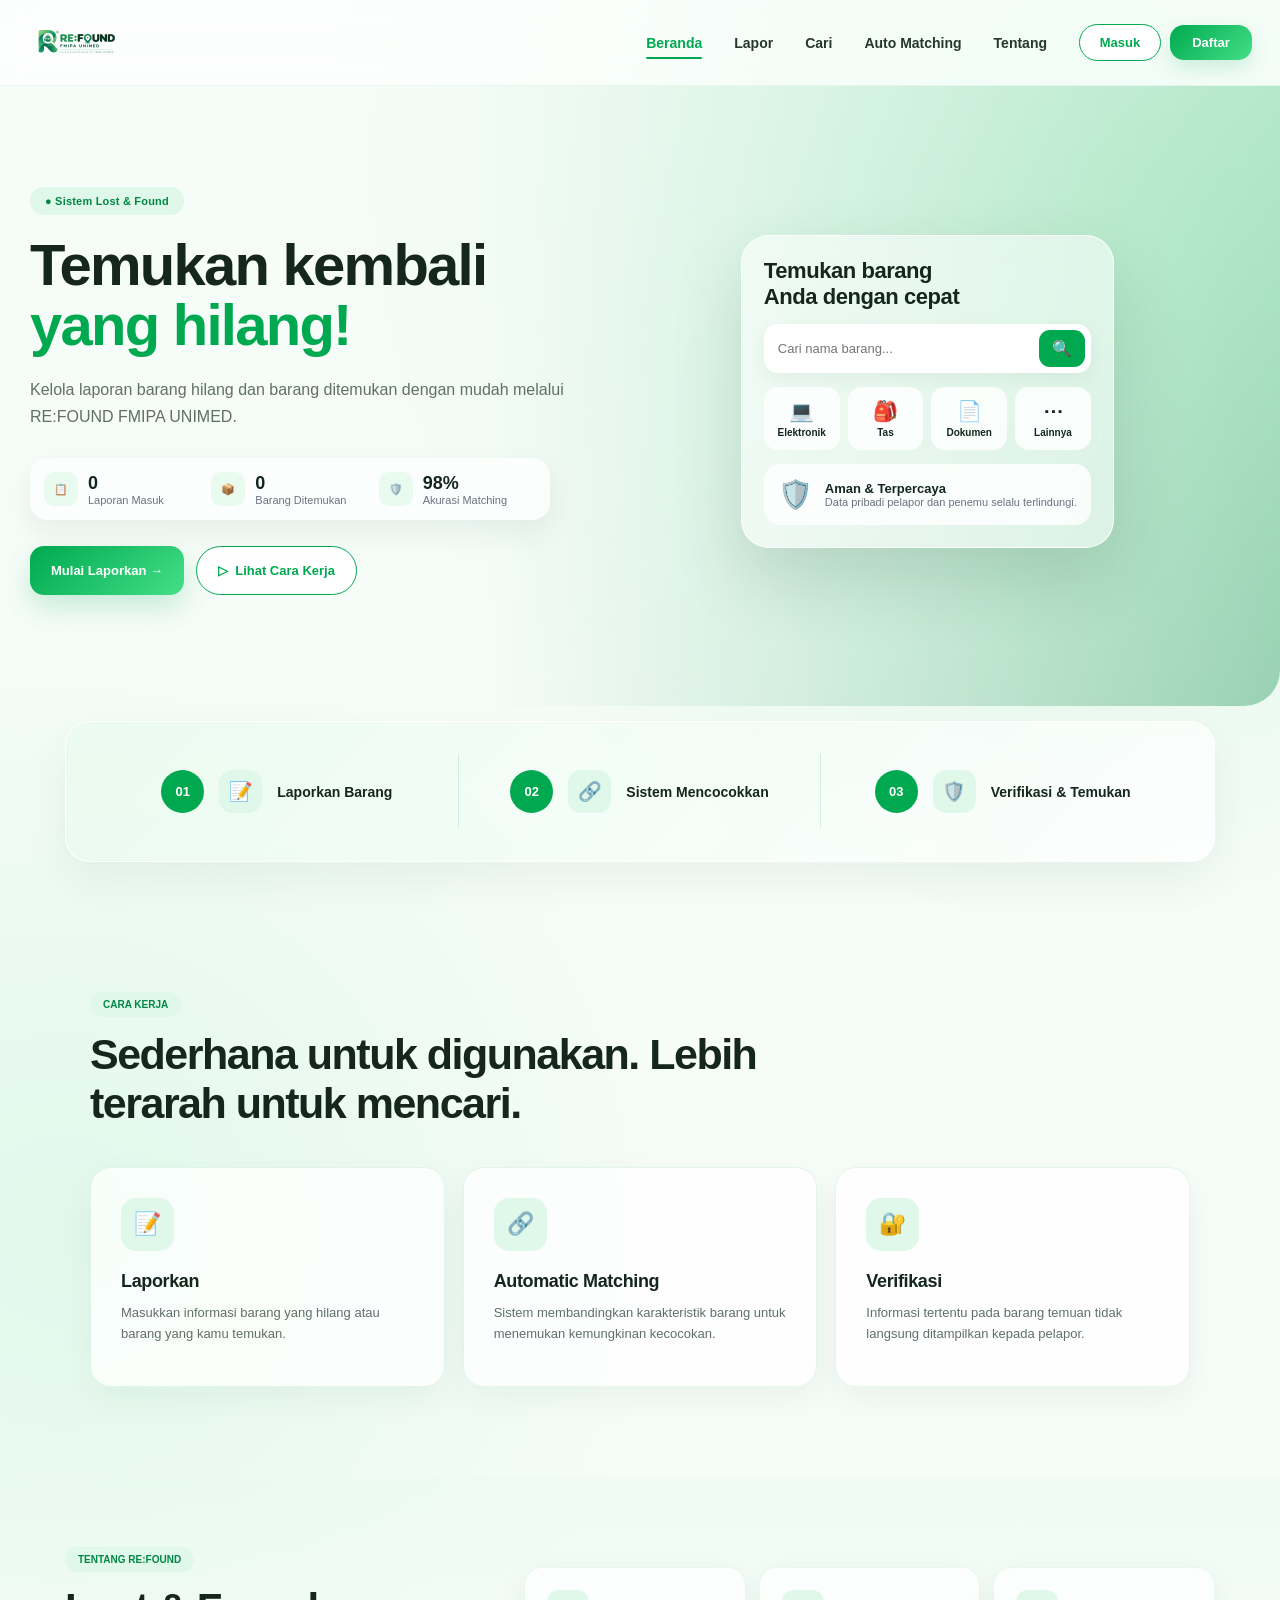
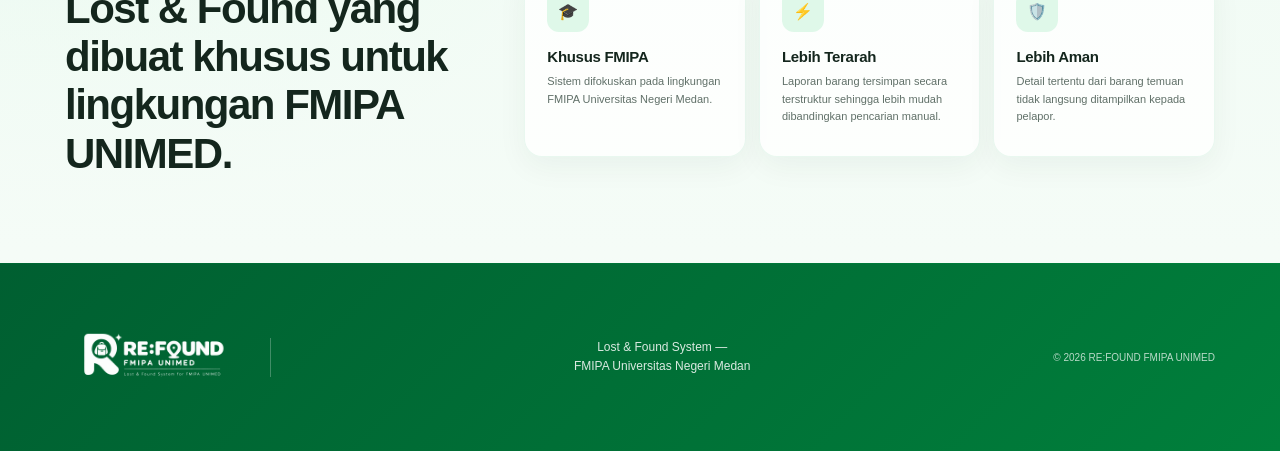
<file: index.html>
<!DOCTYPE html>
<html lang="id">

<head>

    <meta charset="UTF-8">

    <meta
        name="viewport"
        content="width=device-width, initial-scale=1.0, viewport-fit=cover"
    >

    <meta
        name="description"
        content="RE:FOUND FMIPA UNIMED - Sistem Lost & Found untuk lingkungan FMIPA Universitas Negeri Medan."
    >

    <title>RE:FOUND — FMIPA UNIMED</title>

    <link rel="stylesheet" href="css/style.css">

    <style>

        /* =========================================================
           RE:FOUND — HOME PAGE
        ========================================================= */

        :root {
            --rf-green: #00a94f;
            --rf-green-dark: #007f3b;
            --rf-green-light: #43df87;
            --rf-mint: #e9faef;
            --rf-mint-soft: #f4fbf7;
            --rf-text: #14261d;
            --rf-text-soft: #607068;
            --rf-border: rgba(0, 169, 79, 0.10);
        }


        * {
            box-sizing: border-box;
        }


        html {
            scroll-behavior: smooth;
        }


        body {
            margin: 0;

            font-family:
                Inter,
                "Segoe UI",
                Roboto,
                Arial,
                sans-serif;

            color: var(--rf-text);

            background:
                radial-gradient(
                    circle at 78% 18%,
                    rgba(67, 223, 135, 0.11),
                    transparent 30%
                ),
                linear-gradient(
                    180deg,
                    #ffffff 0%,
                    #f7fcf9 100%
                );
        }


        a {
            text-decoration: none;
        }


        /* =========================================================
           NAVBAR
        ========================================================= */

        .rf-navbar {
            position: sticky;
            top: 0;
            z-index: 100;

            width: 100%;
            min-height: 86px;

            display: flex;
            align-items: center;

            padding: 8px 28px;

            background: rgba(255, 255, 255, 0.95);

            border-bottom:
                1px solid
                rgba(0, 169, 79, 0.07);

            backdrop-filter: blur(18px);
            -webkit-backdrop-filter: blur(18px);
        }


        /* =========================================================
           LOGO
        ========================================================= */

        .rf-logo {
            display: flex;
            align-items: center;

            flex-shrink: 0;

            width: 235px;
            height: 68px;

            overflow: hidden;
        }


        .rf-logo img {
            display: block;

            width: 220px;
            height: 64px;

            object-fit: contain;
            object-position: left center;

            transform: none;
        }


        /* =========================================================
           NAVIGATION
        ========================================================= */

        .rf-nav {
            display: flex;
            align-items: center;

            gap: 32px;

            margin-left: auto;
            margin-right: 32px;
        }


        .rf-nav a {
            position: relative;

            padding: 8px 0;

            color: #26372d;

            font-size: 14px;
            font-weight: 600;

            transition:
                color 0.25s ease;
        }


        .rf-nav a::after {
            content: "";

            position: absolute;

            left: 0;
            bottom: 0;

            width: 100%;
            height: 2px;

            border-radius: 10px;

            background: var(--rf-green);

            transform: scaleX(0);

            transform-origin: center;

            transition:
                transform 0.25s ease;
        }


        .rf-nav a:hover,
        .rf-nav a.active {
            color: var(--rf-green);
        }


        .rf-nav a:hover::after,
        .rf-nav a.active::after {
            transform: scaleX(1);
        }


        /* =========================================================
           NAV BUTTONS
        ========================================================= */

        .rf-nav-actions {
            display: flex;
            align-items: center;

            gap: 9px;
        }


        .rf-login,
        .rf-register {
            min-width: 82px;

            padding: 10px 17px;

            border-radius: 999px;

            text-align: center;

            font-size: 13px;
            font-weight: 750;

            transition:
                transform 0.25s ease,
                box-shadow 0.25s ease;
        }


        .rf-login {
            color: var(--rf-green);

            background: #ffffff;

            border:
                1.5px solid
                var(--rf-green);
        }


        .rf-register {
            color: #ffffff;

            background:
                linear-gradient(
                    135deg,
                    var(--rf-green),
                    var(--rf-green-light)
                );

            box-shadow:
                0 8px 20px
                rgba(0, 169, 79, 0.17);
        }


        .rf-login:hover,
        .rf-register:hover {
            transform: translateY(-2px);
        }


        /* =========================================================
           HERO
        ========================================================= */

        .rf-hero {
            position: relative;

            max-width: 1280px;

            min-height: 620px;

            margin: 0 auto;

            padding:
                55px 30px
                65px;

            display: grid;

            grid-template-columns:
                0.92fr 1.08fr;

            align-items: center;

            gap: 25px;

            overflow: hidden;
        }


        /* =========================================================
           HERO LEFT
        ========================================================= */

        .rf-hero-content {
            position: relative;
            z-index: 10;

            animation:
                rfFadeUp 0.65s ease both;
        }


        .rf-label {
            display: inline-flex;
            align-items: center;

            padding: 8px 15px;

            margin-bottom: 20px;

            border-radius: 999px;

            color: #008844;

            background: #dff8e9;

            font-size: 11px;
            font-weight: 800;

            letter-spacing: 0.2px;
        }


        .rf-hero h1 {
            max-width: 620px;

            margin:
                0 0 20px;

            color: var(--rf-text);

            font-size:
                clamp(44px, 5vw, 68px);

            line-height: 1.04;

            letter-spacing: -2.8px;

            font-weight: 850;

            text-shadow: none;
        }


        .rf-hero h1 span {
            color: var(--rf-green);
        }


        .rf-description {
            max-width: 565px;

            margin:
                0 0 28px;

            color: var(--rf-text-soft);

            font-size: 16px;

            line-height: 1.7;

            text-shadow: none;
        }


        /* =========================================================
           HERO BUTTONS
        ========================================================= */

        .rf-hero-buttons {
            display: flex;

            flex-wrap: wrap;

            gap: 12px;
        }


        .rf-primary,
        .rf-secondary {
            display: inline-flex;

            align-items: center;
            justify-content: center;

            min-height: 49px;

            padding: 0 21px;

            border-radius: 999px;

            font-size: 13px;
            font-weight: 800;

            transition:
                transform 0.25s ease,
                box-shadow 0.25s ease;
        }


        .rf-primary {
            color: #ffffff;

            background:
                linear-gradient(
                    135deg,
                    var(--rf-green),
                    var(--rf-green-light)
                );

            box-shadow:
                0 12px 28px
                rgba(0, 169, 79, 0.20);
        }


        .rf-secondary {
            color: var(--rf-green);

            background: #ffffff;

            border:
                1.5px solid
                var(--rf-green);
        }


        .rf-primary:hover,
        .rf-secondary:hover {
            transform: translateY(-3px);
        }


        /* =========================================================
           RIGHT VISUAL
           HP + TAS + KACA PEMBESAR
        ========================================================= */

        .rf-visual {
            position: relative;

            width: 100%;
            height: 520px;

            animation:
                rfFadeUp 0.8s 0.08s ease both;
        }


        /* =========================================================
           BACKGROUND GLOW
        ========================================================= */

        .rf-glow {
            position: absolute;

            width: 430px;
            height: 430px;

            left: 55%;
            top: 52%;

            transform:
                translate(-50%, -50%);

            border-radius: 50%;

            background:
                radial-gradient(
                    circle,
                    rgba(67, 223, 135, 0.30) 0%,
                    rgba(67, 223, 135, 0.12) 45%,
                    transparent 72%
                );
        }


        /* =========================================================
           SOFT PLATFORM
        ========================================================= */

        .rf-visual-platform {
            position: absolute;

            width: 430px;
            height: 135px;

            left: 56%;
            bottom: 42px;

            transform:
                translateX(-50%)
                rotate(-4deg);

            border-radius: 40px;

            background:
                linear-gradient(
                    145deg,
                    rgba(255,255,255,0.92),
                    rgba(225,249,236,0.76)
                );

            border:
                1px solid
                rgba(255,255,255,0.95);

            box-shadow:
                0 25px 55px
                rgba(20,60,38,0.09);
        }


        /* =========================================================
           PHONE
        ========================================================= */

        .rf-phone {
            position: absolute;

            z-index: 7;

            left: 48%;
            top: 165px;

            width: 128px;
            height: 220px;

            transform:
                translateX(-50%)
                rotate(-8deg);

            padding: 9px;

            border-radius: 21px;

            background:
                linear-gradient(
                    145deg,
                    #1d3428,
                    #294d3a
                );

            box-shadow:
                0 25px 45px
                rgba(20,60,38,0.22);
        }


        .rf-phone::before {
            content: "";

            position: absolute;

            top: 9px;
            left: 50%;

            width: 35px;
            height: 6px;

            transform:
                translateX(-50%);

            border-radius: 10px;

            background:
                #0f2118;
        }


        .rf-phone-screen {
            position: relative;

            width: 100%;
            height: 100%;

            padding:
                28px 12px 12px;

            border-radius: 14px;

            background:
                linear-gradient(
                    180deg,
                    #f8fffb,
                    #eaf8ef
                );

            overflow: hidden;
        }


        .rf-phone-logo {
            width: 44px;
            height: 9px;

            margin-bottom: 17px;

            border-radius: 4px;

            background:
                var(--rf-green);
        }


        .rf-phone-line {
            width: 78%;
            height: 7px;

            margin-bottom: 8px;

            border-radius: 6px;

            background:
                #cdebd8;
        }


        .rf-phone-line.short {
            width: 55%;
        }


        .rf-phone-item {
            width: 100%;
            height: 52px;

            margin-top: 13px;

            border-radius: 10px;

            background:
                #d9f1e2;

            position: relative;
        }


        .rf-phone-item::before {
            content: "";

            position: absolute;

            left: 10px;
            top: 10px;

            width: 29px;
            height: 29px;

            border-radius: 8px;

            background:
                #b5dfc5;
        }


        .rf-phone-item::after {
            content: "";

            position: absolute;

            right: 10px;
            top: 13px;

            width: 38px;
            height: 6px;

            border-radius: 5px;

            background:
                #8ccaa2;

            box-shadow:
                0 11px 0
                #a9d9b9;
        }


        .rf-phone-button {
            position: absolute;

            left: 12px;
            right: 12px;
            bottom: 12px;

            height: 22px;

            border-radius: 8px;

            background:
                var(--rf-green);
        }


        /* =========================================================
           BACKPACK
        ========================================================= */

        .rf-bag {
            position: absolute;

            z-index: 8;

            right: 7%;
            bottom: 105px;

            width: 132px;
            height: 148px;

            border-radius:
                29px 29px 24px 24px;

            background:
                linear-gradient(
                    145deg,
                    #173327,
                    #315847
                );

            box-shadow:
                0 24px 38px
                rgba(20,60,38,0.22);

            transform:
                rotate(6deg);

            animation:
                rfBagFloat 4.5s ease-in-out infinite;
        }


        /* BAG HANDLE */

        .rf-bag::before {
            content: "";

            position: absolute;

            left: 30px;
            top: -42px;

            width: 67px;
            height: 63px;

            border:
                9px solid
                #223c2e;

            border-bottom: none;

            border-radius:
                35px 35px 0 0;
        }


        /* BAG FRONT POCKET */

        .rf-bag::after {
            content: "";

            position: absolute;

            left: 25px;
            top: 60px;

            width: 82px;
            height: 43px;

            border-radius: 12px;

            background:
                #203d2e;

            border:
                2px solid
                rgba(255,255,255,0.05);

            box-shadow:
                inset 0 3px 0
                rgba(255,255,255,0.05);
        }


        /* =========================================================
           MAGNIFYING GLASS
        ========================================================= */

        .rf-orb {
            position: absolute;

            z-index: 10;

            width: 116px;
            height: 116px;

            left: 63%;
            top: 235px;

            transform:
                translate(-50%, -50%)
                rotate(-12deg);

            border:
                11px solid
                var(--rf-green);

            border-radius: 50%;

            background:
                rgba(255,255,255,0.16);

            box-shadow:
                0 0 0 11px
                rgba(0,169,79,0.07),

                0 18px 35px
                rgba(0,169,79,0.17);
        }


        .rf-orb::after {
            content: "";

            position: absolute;

            width: 77px;
            height: 14px;

            right: -62px;
            bottom: -24px;

            border-radius: 20px;

            background:
                var(--rf-green);

            transform:
                rotate(45deg);
        }


        /* =========================================================
           STEPS
        ========================================================= */

        .rf-steps-section {
            padding:
                15px 25px 75px;
        }


        .rf-steps {
            max-width: 1150px;

            margin: 0 auto;

            padding:
                32px 30px;

            display: grid;

            grid-template-columns:
                repeat(3, 1fr);

            border-radius: 25px;

            background:
                linear-gradient(
                    135deg,
                    rgba(233,250,239,0.82),
                    rgba(255,255,255,0.78)
                );

            border:
                1px solid
                rgba(255,255,255,0.95);

            box-shadow:
                0 18px 45px
                rgba(20,60,38,0.06);
        }


        .rf-step {
            display: flex;

            align-items: center;
            justify-content: center;

            gap: 15px;

            min-height: 75px;

            border-right:
                1px solid
                rgba(0,169,79,0.14);
        }


        .rf-step:last-child {
            border-right: none;
        }


        .rf-step-number {
            display: flex;

            align-items: center;
            justify-content: center;

            width: 43px;
            height: 43px;

            flex-shrink: 0;

            border-radius: 50%;

            color: white;

            background:
                var(--rf-green);

            font-size: 13px;
            font-weight: 800;
        }


        .rf-step-icon {
            display: flex;

            align-items: center;
            justify-content: center;

            width: 43px;
            height: 43px;

            flex-shrink: 0;

            border-radius: 13px;

            background:
                #dff8e9;

            color:
                var(--rf-green);

            font-size: 19px;
        }


        .rf-step span {
            font-size: 14px;
            font-weight: 700;
        }


        /* =========================================================
           GENERAL SECTIONS
        ========================================================= */

        .rf-section {
            max-width: 1150px;

            margin: 0 auto;

            padding:
                55px 25px 90px;
        }


        .rf-section-label {
            display: inline-block;

            margin-bottom: 13px;

            padding: 7px 13px;

            border-radius: 999px;

            color:
                #008844;

            background:
                #dff8e9;

            font-size: 10px;
            font-weight: 800;
        }


        .rf-section-heading {
            max-width: 700px;

            margin-bottom: 38px;
        }


        .rf-section-heading h2 {
            margin: 0;

            color:
                var(--rf-text);

            font-size:
                clamp(30px, 4vw, 43px);

            line-height: 1.15;

            letter-spacing: -1.5px;

            text-shadow: none;
        }


        .rf-card-grid {
            display: grid;

            grid-template-columns:
                repeat(3, 1fr);

            gap: 18px;
        }


        .rf-card {
            position: relative;

            padding: 30px;

            min-height: 220px;

            border-radius: 21px;

            background:
                rgba(255,255,255,0.74);

            border:
                1px solid
                rgba(0,169,79,0.10);

            box-shadow:
                0 12px 35px
                rgba(20,60,38,0.05);

            overflow: hidden;

            transition:
                transform 0.3s ease,
                box-shadow 0.3s ease;
        }


        .rf-card::before {
            content: "";

            position: absolute;

            left: 0;
            top: 0;

            width: 100%;
            height: 3px;

            background:
                linear-gradient(
                    90deg,
                    var(--rf-green),
                    var(--rf-green-light)
                );

            transform:
                scaleX(0);

            transform-origin: left;

            transition:
                transform 0.3s ease;
        }


        .rf-card:hover {
            transform:
                translateY(-5px);

            box-shadow:
                0 20px 45px
                rgba(20,60,38,0.09);
        }


        .rf-card:hover::before {
            transform:
                scaleX(1);
        }


        .rf-card-icon {
            display: flex;

            align-items: center;
            justify-content: center;

            width: 53px;
            height: 53px;

            margin-bottom: 20px;

            border-radius: 15px;

            color:
                var(--rf-green);

            background:
                #dff8e9;

            font-size: 22px;
        }


        .rf-card h3 {
            margin:
                0 0 10px;

            font-size: 18px;
        }


        .rf-card p {
            margin: 0;

            color:
                var(--rf-text-soft);

            font-size: 13px;

            line-height: 1.65;
        }


        /* =========================================================
           ABOUT
        ========================================================= */

        .rf-about-section {
            padding:
                70px 25px 85px;

            background:
                linear-gradient(
                    180deg,
                    rgba(233,250,239,0.40),
                    rgba(245,252,247,0.90)
                );
        }


        .rf-about {
            max-width: 1150px;

            margin: 0 auto;

            display: grid;

            grid-template-columns:
                0.9fr 1.5fr;

            gap: 45px;

            align-items: center;
        }


        .rf-about-title h2 {
            margin: 0;

            font-size:
                clamp(30px, 4vw, 42px);

            line-height: 1.15;

            letter-spacing: -1.5px;

            text-shadow: none;
        }


        .rf-about-cards {
            display: grid;

            grid-template-columns:
                repeat(3, 1fr);

            gap: 13px;
        }


        .rf-about-card {
            padding: 22px;

            min-height: 190px;

            border-radius: 18px;

            background:
                rgba(255,255,255,0.78);

            border:
                1px solid
                rgba(0,169,79,0.08);

            box-shadow:
                0 10px 30px
                rgba(20,60,38,0.05);
        }


        .rf-about-card-icon {
            display: flex;

            align-items: center;
            justify-content: center;

            width: 42px;
            height: 42px;

            margin-bottom: 16px;

            border-radius: 12px;

            color:
                var(--rf-green);

            background:
                #dff8e9;
        }


        .rf-about-card h3 {
            margin:
                0 0 8px;

            font-size: 15px;
        }


        .rf-about-card p {
            margin: 0;

            color:
                var(--rf-text-soft);

            font-size: 11px;

            line-height: 1.55;
        }


        /* =========================================================
           FOOTER
        ========================================================= */

        .rf-footer {
            padding:
                35px 25px;

            color: white;

            background:
                linear-gradient(
                    135deg,
                    #005f31,
                    #007f3b
                );
        }


        .rf-footer-inner {
            max-width: 1150px;

            margin: 0 auto;

            display: flex;

            align-items: center;
            justify-content: space-between;

            gap: 30px;
        }


        .rf-footer-logo img {
            width: 175px;

            filter:
                brightness(0)
                invert(1);
        }


        .rf-footer-info {
            padding-left: 30px;

            border-left:
                1px solid
                rgba(255,255,255,0.25);

            flex: 1;

            color:
                rgba(255,255,255,0.85);

            font-size: 12px;

            line-height: 1.6;
        }


        .rf-footer-copy {
            color:
                rgba(255,255,255,0.72);

            font-size: 10px;
        }


        /* =========================================================
           ANIMATION
        ========================================================= */

        @keyframes rfFadeUp {

            from {
                opacity: 0;

                transform:
                    translateY(22px);
            }

            to {
                opacity: 1;

                transform:
                    translateY(0);
            }

        }


        @keyframes rfBagFloat {

            0%,
            100% {
                margin-top: 0;
            }

            50% {
                margin-top: -7px;
            }

        }


        /* =========================================================
           TABLET
        ========================================================= */

        @media (max-width: 1100px) {

            .rf-logo {
                width: 205px;
            }


            .rf-logo img {
                width: 195px;
            }


            .rf-nav {
                gap: 20px;

                margin-right: 20px;
            }


            .rf-hero {
                grid-template-columns: 1fr;

                text-align: center;

                padding-top: 50px;
            }


            .rf-hero-content {
                display: flex;

                flex-direction: column;

                align-items: center;
            }


            .rf-description {
                max-width: 650px;
            }


            .rf-visual {
                max-width: 650px;

                margin: 0 auto;
            }


            .rf-about {
                grid-template-columns: 1fr;
            }

        }


        /* =========================================================
           MOBILE
        ========================================================= */

        @media (max-width: 700px) {

            .rf-navbar {
                min-height: 72px;

                padding:
                    5px 14px;
            }


            .rf-logo {
                width: 145px;
                height: 55px;
            }


            .rf-logo img {
                width: 145px;
                height: 52px;
            }


            .rf-nav {
                display: none;
            }


            .rf-nav-actions {
                margin-left: auto;

                gap: 6px;
            }


            .rf-login,
            .rf-register {
                min-width: 63px;

                padding:
                    8px 10px;

                font-size: 10px;
            }


            .rf-hero {
                min-height: auto;

                padding:
                    45px 18px
                    10px;

                gap: 0;
            }


            .rf-label {
                margin-bottom: 17px;
            }


            .rf-hero h1 {
                font-size: 39px;

                letter-spacing: -1.8px;
            }


            .rf-description {
                font-size: 14px;
            }


            .rf-hero-buttons {
                flex-direction: column;

                width: 100%;
                max-width: 330px;
            }


            .rf-primary,
            .rf-secondary {
                width: 100%;
            }


            .rf-visual {
                height: 455px;

                margin:
                    -10px auto
                    -25px;

                transform:
                    scale(0.76);
            }


            .rf-phone {
                left: 48%;
                top: 190px;

                transform:
                    translateX(-50%)
                    rotate(-8deg)
                    scale(0.88);
            }


            .rf-orb {
                left: 63%;
                top: 270px;

                transform:
                    translate(-50%, -50%)
                    rotate(-12deg)
                    scale(0.92);
            }


            .rf-bag {
                right: 4%;
                bottom: 95px;

                transform:
                    rotate(6deg)
                    scale(0.88);
            }


            .rf-visual-platform {
                width: 410px;

                left: 55%;

                bottom: 35px;
            }


            .rf-glow {
                width: 390px;
                height: 390px;

                left: 55%;
            }


            .rf-steps {
                grid-template-columns: 1fr;

                gap: 10px;

                padding: 20px;
            }


            .rf-step {
                border-right: none;

                border-bottom:
                    1px solid
                    rgba(0,169,79,0.12);

                padding:
                    15px 0;
            }


            .rf-step:last-child {
                border-bottom: none;
            }


            .rf-card-grid {
                grid-template-columns: 1fr;
            }


            .rf-card {
                min-height: auto;
            }


            .rf-about-cards {
                grid-template-columns: 1fr;
            }


            .rf-about-card {
                min-height: auto;
            }


            .rf-footer-inner {
                flex-direction: column;

                align-items: flex-start;
            }


            .rf-footer-info {
                padding-left: 0;

                padding-top: 18px;

                border-left: none;

                border-top:
                    1px solid
                    rgba(255,255,255,0.25);
            }

        }


        /* =========================================================
           SMALL PHONE
        ========================================================= */

        @media (max-width: 480px) {

            .rf-logo {
                width: 135px;
            }


            .rf-logo img {
                width: 135px;
            }


            .rf-hero h1 {
                font-size: 35px;
            }


            .rf-visual {
                height: 430px;

                transform:
                    scale(0.64);

                margin-top: -25px;
                margin-bottom: -65px;
            }


            .rf-section {
                padding:
                    45px 18px
                    65px;
            }


            .rf-about-section {
                padding:
                    50px 18px
                    65px;
            }

        }


        /* =========================================================
           REDUCE MOTION
        ========================================================= */

        @media (prefers-reduced-motion: reduce) {

            html {
                scroll-behavior: auto;
            }


            *,
            *::before,
            *::after {
                animation-duration:
                    0.01ms !important;

                animation-iteration-count:
                    1 !important;

                transition-duration:
                    0.01ms !important;
            }

        }

    </style>

<link rel="stylesheet" href="css/theme.css">
</head>


<body>


<!-- =========================================================
     NAVBAR
========================================================= -->

<header class="rf-navbar">

    <a
        href="index.html"
        class="rf-logo"
        aria-label="RE:FOUND FMIPA UNIMED"
    >

        <img
            src="assets/refound-logo.png"
            alt="RE:FOUND FMIPA UNIMED"
        >

    </a>


    <nav class="rf-nav"><a href="index.html" class="active">Beranda</a><a href="pages/lost.html">Lapor</a><a href="pages/found.html">Cari</a><a href="pages/matches.html">Auto Matching</a><a href="#tentang">Tentang</a></nav>


    <div class="rf-nav-actions">

        <a
            href="pages/login.html"
            class="rf-login"
        >
            Masuk
        </a>


        <a
            href="pages/register.html"
            class="rf-register"
        >
            Daftar
        </a>

    </div>

</header>



<!-- =========================================================
     HERO
========================================================= -->

<main>

<section class="rf-hero"><div class="rf-hero-bg"></div>
<div class="rf-hero-content"><div class="rf-label">● Sistem Lost &amp; Found</div>
<h1>Temukan kembali<br><span>yang hilang!</span></h1>
<p class="rf-description">Kelola laporan barang hilang dan barang ditemukan dengan mudah melalui RE:FOUND FMIPA UNIMED.</p>
<div class="rf-stats"><div class="rf-stat"><i>📋</i><div><b id="s1">0</b>Laporan Masuk</div></div><div class="rf-stat"><i>📦</i><div><b id="s2">0</b>Barang Ditemukan</div></div><div class="rf-stat"><i>🛡️</i><div><b>98%</b>Akurasi Matching</div></div></div>
<div class="rf-hero-buttons"><a href="pages/lost.html" class="rf-primary">Mulai Laporkan &rarr;</a><a href="#cara-kerja" class="rf-secondary">▷&nbsp; Lihat Cara Kerja</a></div></div>
<div class="rf-glass"><h3>Temukan barang<br>Anda dengan cepat</h3>
<div class="rf-search"><input placeholder="Cari nama barang..."><a href="pages/found.html">🔍</a></div>
<div class="rf-cats"><a href="pages/found.html"><span>💻</span>Elektronik</a><a href="pages/found.html"><span>🎒</span>Tas</a><a href="pages/found.html"><span>📄</span>Dokumen</a><a href="pages/found.html"><span>⋯</span>Lainnya</a></div>
<div class="rf-safe"><span style="font-size:28px">🛡️</span><div><b>Aman &amp; Terpercaya</b>Data pribadi pelapor dan penemu selalu terlindungi.</div></div></div></section>



<!-- =========================================================
     STEPS
========================================================= -->

<section class="rf-steps-section">

    <div class="rf-steps">


        <div class="rf-step">

            <div class="rf-step-number">
                01
            </div>

            <div class="rf-step-icon">
                📝
            </div>

            <span>
                Laporkan Barang
            </span>

        </div>


        <div class="rf-step">

            <div class="rf-step-number">
                02
            </div>

            <div class="rf-step-icon">
                🔗
            </div>

            <span>
                Sistem Mencocokkan
            </span>

        </div>


        <div class="rf-step">

            <div class="rf-step-number">
                03
            </div>

            <div class="rf-step-icon">
                🛡️
            </div>

            <span>
                Verifikasi & Temukan
            </span>

        </div>


    </div>

</section>



<!-- =========================================================
     CARA KERJA
========================================================= -->

<section
    class="rf-section"
    id="cara-kerja"
>


    <div class="rf-section-heading">


        <div class="rf-section-label">
            CARA KERJA
        </div>


        <h2>
            Sederhana untuk digunakan.
            Lebih terarah untuk mencari.
        </h2>


    </div>



    <div class="rf-card-grid">


        <div class="rf-card">

            <div class="rf-card-icon">
                📝
            </div>

            <h3>
                Laporkan
            </h3>

            <p>
                Masukkan informasi barang
                yang hilang atau barang
                yang kamu temukan.
            </p>

        </div>



        <div class="rf-card">

            <div class="rf-card-icon">
                🔗
            </div>

            <h3>
                Automatic Matching
            </h3>

            <p>
                Sistem membandingkan karakteristik
                barang untuk menemukan kemungkinan
                kecocokan.
            </p>

        </div>



        <div class="rf-card">

            <div class="rf-card-icon">
                🔐
            </div>

            <h3>
                Verifikasi
            </h3>

            <p>
                Informasi tertentu pada barang temuan
                tidak langsung ditampilkan kepada pelapor.
            </p>

        </div>


    </div>

</section>



<!-- =========================================================
     TENTANG
========================================================= -->

<section
    class="rf-about-section"
    id="tentang"
>


    <div class="rf-about">


        <div class="rf-about-title">


            <div class="rf-section-label">
                TENTANG RE:FOUND
            </div>


            <h2>
                Lost & Found yang dibuat
                khusus untuk lingkungan
                FMIPA UNIMED.
            </h2>


        </div>



        <div class="rf-about-cards">


            <div class="rf-about-card">

                <div class="rf-about-card-icon">
                    🎓
                </div>


                <h3>
                    Khusus FMIPA
                </h3>


                <p>
                    Sistem difokuskan pada lingkungan
                    FMIPA Universitas Negeri Medan.
                </p>

            </div>



            <div class="rf-about-card">

                <div class="rf-about-card-icon">
                    ⚡
                </div>


                <h3>
                    Lebih Terarah
                </h3>


                <p>
                    Laporan barang tersimpan secara
                    terstruktur sehingga lebih mudah
                    dibandingkan pencarian manual.
                </p>

            </div>



            <div class="rf-about-card">

                <div class="rf-about-card-icon">
                    🛡️
                </div>


                <h3>
                    Lebih Aman
                </h3>


                <p>
                    Detail tertentu dari barang temuan
                    tidak langsung ditampilkan kepada
                    pelapor.
                </p>

            </div>


        </div>


    </div>


</section>


</main>



<!-- =========================================================
     FOOTER
========================================================= -->

<footer class="rf-footer">


    <div class="rf-footer-inner">


        <div class="rf-footer-logo">

            <img
                src="assets/refound-logo.png"
                alt="RE:FOUND FMIPA UNIMED"
            >

        </div>


        <div class="rf-footer-info">

            Lost & Found System —

            <br>

            FMIPA Universitas Negeri Medan

        </div>


        <div class="rf-footer-copy">

            © 2026 RE:FOUND FMIPA UNIMED

        </div>


    </div>


</footer>


<script src="js/store.js"></script><script>var t=RF.stats();document.getElementById("s1").textContent=t.lost;document.getElementById("s2").textContent=t.found;</script><script src="js/ui.js"></script></body>

</html>
</file>
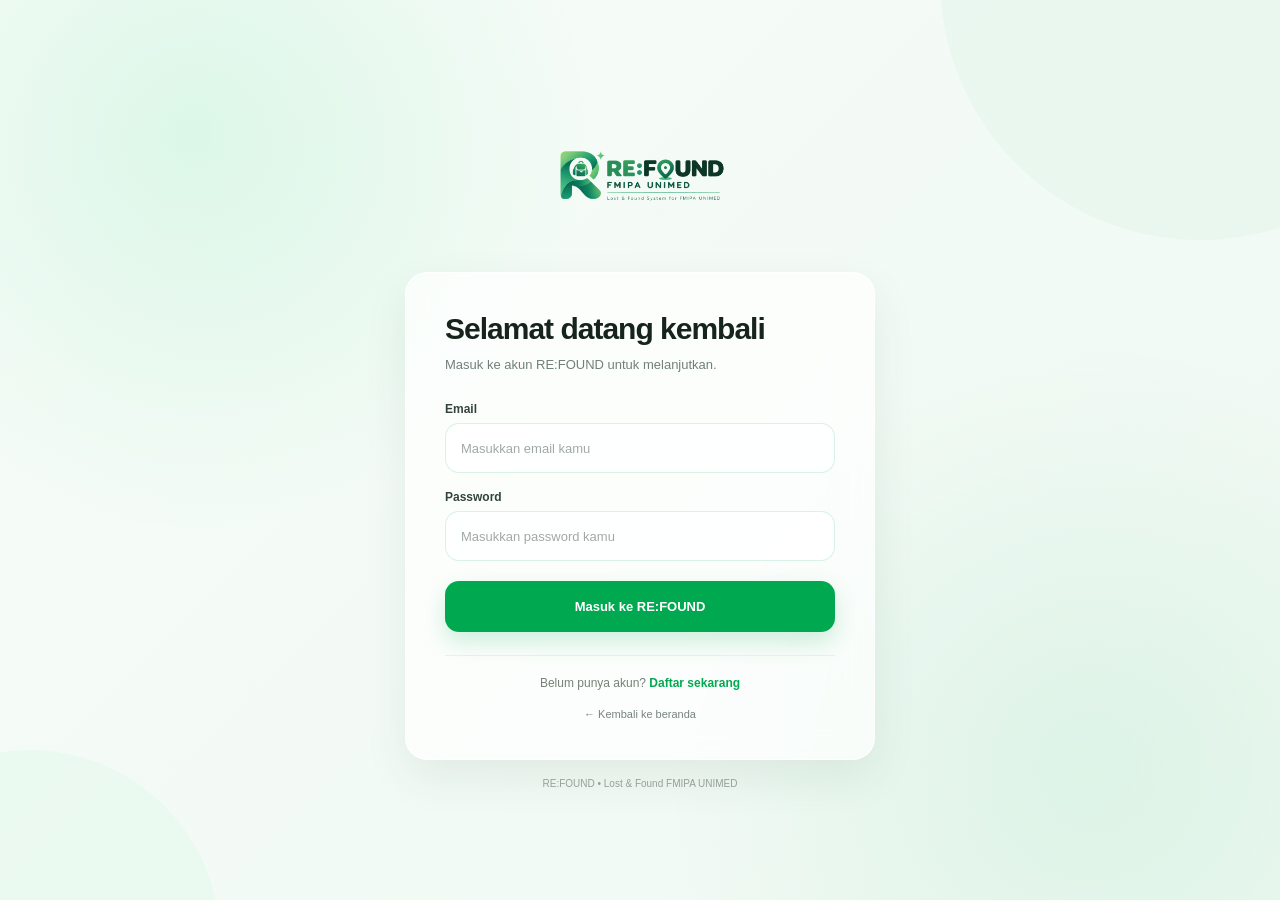
<file: pages/dashboard.html>
<!DOCTYPE html>
<html lang="id">

<head>

<meta charset="UTF-8">

<meta name="viewport" content="width=device-width, initial-scale=1.0">

<title>Dashboard - RE:FOUND FMIPA UNIMED</title>

<link rel="stylesheet" href="../css/style.css">

<style>

* {
    box-sizing: border-box;
}

body {
    margin: 0;
    min-height: 100vh;

    font-family:
        Inter,
        "Segoe UI",
        Roboto,
        Arial,
        sans-serif;

    color: #17241c;

    background:
        radial-gradient(
            circle at top left,
            rgba(0, 169, 79, 0.10),
            transparent 32%
        ),
        linear-gradient(
            135deg,
            #f5fcf7 0%,
            #ffffff 50%,
            #f1fbf5 100%
        );

    /* Memastikan tidak ada efek bayangan pada teks */
    text-shadow: none !important;
}


/* =========================
   DASHBOARD
========================= */

.dashboard-page {
    min-height: 100vh;
    padding: 45px 24px;
}

.dashboard-container {
    width: 100%;
    max-width: 1080px;
    margin: 0 auto;
}


/* =========================
   TOP
========================= */

.dashboard-top {
    display: flex;
    align-items: center;
    justify-content: space-between;
    gap: 20px;

    margin-bottom: 45px;
}

.brand {
    display: flex;
    align-items: center;
    gap: 12px;

    text-decoration: none;
    color: #17241c;

    text-shadow: none !important;
}

.brand img {
    width: 52px;
    height: 52px;

    object-fit: contain;

    text-shadow: none !important;
}

.brand-text {
    display: flex;
    flex-direction: column;
    gap: 2px;

    text-shadow: none !important;
}

.brand-name {
    font-size: 20px;
    font-weight: 800;
    letter-spacing: -0.4px;

    text-shadow: none !important;
}

.brand-subtitle {
    font-size: 12px;
    color: #66736b;
    font-weight: 500;

    text-shadow: none !important;
}


/* =========================
   LOGOUT
========================= */

.logout-btn {
    display: inline-flex;
    align-items: center;
    justify-content: center;

    padding: 11px 18px;

    border: 1px solid rgba(214, 69, 69, 0.18);
    border-radius: 12px;

    background: #ffffff;
    color: #c0392b;

    text-decoration: none;

    font-size: 14px;
    font-weight: 700;

    transition:
        all 0.25s ease;

    text-shadow: none !important;
}

.logout-btn:hover {
    background: #fff6f6;
    border-color: rgba(214, 69, 69, 0.30);

    transform: translateY(-1px);
}


/* =========================
   WELCOME
========================= */

.welcome {
    margin-bottom: 32px;

    text-shadow: none !important;
}

.welcome-label {
    display: inline-flex;
    align-items: center;
    gap: 7px;

    margin-bottom: 12px;
    padding: 7px 12px;

    border-radius: 999px;

    background: #e9faef;
    color: #007f3b;

    font-size: 12px;
    font-weight: 800;

    letter-spacing: 0.3px;
    text-transform: uppercase;

    text-shadow: none !important;
}

.welcome-label::before {
    content: "";

    width: 7px;
    height: 7px;

    border-radius: 50%;

    background: #00a94f;
}

.welcome h1 {
    margin: 0;

    font-size: clamp(32px, 5vw, 48px);
    line-height: 1.08;

    letter-spacing: -1.6px;

    font-weight: 800;

    color: #17241c;

    text-shadow: none !important;
}

.welcome h1 span {
    color: #00a94f;

    text-shadow: none !important;
}

.welcome p {
    max-width: 650px;

    margin: 14px 0 0;

    color: #66736b;

    font-size: 16px;
    line-height: 1.7;

    text-shadow: none !important;
}


/* =========================
   SECTION HEADING
========================= */

.section-heading {
    margin-bottom: 16px;

    text-shadow: none !important;
}

.section-heading h2 {
    margin: 0;

    font-size: 18px;

    color: #17241c;

    font-weight: 800;

    /* FIX TULISAN BERBAYANG */
    text-shadow: none !important;
}

.section-heading p {
    margin: 5px 0 0;

    color: #7a857e;

    font-size: 13px;

    /* FIX TULISAN BERBAYANG */
    text-shadow: none !important;
}


/* =========================
   CARDS
========================= */

.dashboard-grid {
    display: grid;

    grid-template-columns:
        repeat(3, 1fr);

    gap: 18px;
}

.dashboard-card {
    position: relative;

    display: flex;
    flex-direction: column;

    min-height: 245px;

    padding: 25px;

    background: rgba(255, 255, 255, 0.92);

    border:
        1px solid
        rgba(0, 169, 79, 0.10);

    border-radius: 22px;

    text-decoration: none;

    color: #17241c;

    box-shadow:
        0 10px 30px rgba(23, 36, 28, 0.055),
        0 2px 8px rgba(0, 169, 79, 0.035);

    transition:
        transform 0.25s ease,
        box-shadow 0.25s ease,
        border-color 0.25s ease;

    overflow: hidden;

    text-shadow: none !important;
}

.dashboard-card::after {
    content: "";

    position: absolute;

    width: 100px;
    height: 100px;

    right: -45px;
    bottom: -45px;

    border-radius: 50%;

    background:
        rgba(0, 169, 79, 0.045);

    transition:
        transform 0.3s ease;
}

.dashboard-card:hover {
    transform: translateY(-5px);

    border-color:
        rgba(0, 169, 79, 0.20);

    box-shadow:
        0 18px 38px rgba(23, 36, 28, 0.09),
        0 5px 12px rgba(0, 169, 79, 0.05);
}

.dashboard-card:hover::after {
    transform: scale(1.35);
}


/* =========================
   CARD CONTENT
========================= */

.card-icon {
    width: 54px;
    height: 54px;

    display: flex;
    align-items: center;
    justify-content: center;

    border-radius: 16px;

    background: #e9faef;
    color: #00a94f;

    font-size: 25px;

    margin-bottom: 24px;

    text-shadow: none !important;
}

.dashboard-card h3 {
    margin: 0 0 9px;

    font-size: 19px;

    font-weight: 800;

    color: #17241c;

    text-shadow: none !important;
}

.dashboard-card p {
    margin: 0;

    color: #66736b;

    font-size: 14px;
    line-height: 1.65;

    text-shadow: none !important;
}

.card-link {
    display: inline-flex;
    align-items: center;
    gap: 6px;

    margin-top: auto;
    padding-top: 22px;

    color: #00a94f;

    font-size: 13px;
    font-weight: 800;

    text-shadow: none !important;
}

.card-link span {
    transition:
        transform 0.2s ease;
}

.dashboard-card:hover .card-link span {
    transform: translateX(4px);
}


/* =========================
   FOOTER
========================= */

.dashboard-footer {
    margin-top: 42px;

    padding-top: 20px;

    border-top:
        1px solid
        rgba(0, 169, 79, 0.10);

    text-align: center;

    color: #89928d;

    font-size: 12px;

    text-shadow: none !important;
}


/* =========================
   RESPONSIVE
========================= */

@media (max-width: 850px) {

    .dashboard-grid {
        grid-template-columns: 1fr;
    }

    .dashboard-card {
        min-height: 205px;
    }

}


@media (max-width: 600px) {

    .dashboard-page {
        padding: 28px 18px;
    }

    .dashboard-top {
        margin-bottom: 35px;
    }

    .brand img {
        width: 44px;
        height: 44px;
    }

    .brand-name {
        font-size: 17px;
    }

    .brand-subtitle {
        font-size: 10px;
    }

    .logout-btn {
        padding: 9px 13px;
        font-size: 12px;
    }

    .welcome h1 {
        font-size: 34px;
        letter-spacing: -1px;
    }

    .welcome p {
        font-size: 14px;
    }

    .dashboard-card {
        padding: 22px;

        min-height: 210px;

        border-radius: 20px;
    }

}


@media (max-width: 420px) {

    .dashboard-top {
        align-items: flex-start;
    }

    .brand-subtitle {
        display: none;
    }

    .welcome h1 {
        font-size: 30px;
    }

    .dashboard-card {
        min-height: 195px;
    }

}


@media (prefers-reduced-motion: reduce) {

    .dashboard-card,
    .logout-btn,
    .card-link span,
    .dashboard-card::after {
        transition: none;
    }

}

</style>

<script src="../js/store.js"></script>
<script>RF.requireAuth();</script>
<link rel="stylesheet" href="../css/theme.css">
</head>


<body>

<div class="dashboard-page">

<div class="dashboard-container">


    <!-- TOP -->

    <div class="dashboard-top">

        <a
            href="dashboard.html"
            class="brand"
        >

            <img
                src="../assets/refound-logo.png"
                alt="RE:FOUND FMIPA UNIMED"
            >

            <div class="brand-text">

                <div class="brand-name">
                    RE:FOUND
                </div>

                <div class="brand-subtitle">
                    FMIPA UNIMED
                </div>

            </div>

        </a>


        <a
            href="logout.html"
            class="logout-btn"
        >
            Keluar
        </a>

    </div>


    <!-- WELCOME -->

    <div class="welcome">

        <div class="welcome-label">
            Dashboard
        </div>

        <h1>
            Selamat datang,
            <span>
                <b id="rf-user-name" style="font:inherit"></b>
            </span>!
        </h1>

        <p>
            Kelola laporan barang hilang dan barang ditemukan
            dengan mudah melalui RE:FOUND FMIPA UNIMED.
        </p>

    </div>


    <!-- SECTION -->

    <div class="section-heading">

        <h2>
            Mau melakukan apa?
        </h2>

        <p>
            Pilih layanan yang ingin kamu gunakan.
        </p>

    </div>


    <!-- CARDS -->

    <div class="dashboard-grid">


        <a
            href="lost.html"
            class="dashboard-card"
        >

            <div class="card-icon">
                🔍
            </div>

            <h3>
                Barang Hilang
            </h3>

            <p>
                Laporkan barang yang kamu kehilangan
                agar sistem dapat mencari kemungkinan
                kecocokannya.
            </p>

            <div class="card-link">
                Buat laporan
                <span>→</span>
            </div>

        </a>


        <a
            href="found.html"
            class="dashboard-card"
        >

            <div class="card-icon">
                📦
            </div>

            <h3>
                Barang Ditemukan
            </h3>

            <p>
                Laporkan barang yang kamu temukan
                untuk membantu pemiliknya menemukannya
                kembali.
            </p>

            <div class="card-link">
                Buat laporan
                <span>→</span>
            </div>

        </a>


        <a
            href="matches.html"
            class="dashboard-card"
        >

            <div class="card-icon">
                🤝
            </div>

            <h3>
                Automatic Matching
            </h3>

            <p>
                Lihat kemungkinan kecocokan antara
                laporan barang hilang dan barang
                ditemukan.
            </p>

            <div class="card-link">
                Lihat kecocokan
                <span>→</span>
            </div>

        </a>


    </div>


    <!-- FOOTER -->

    <div class="dashboard-footer">
        RE:FOUND FMIPA UNIMED · Smart Lost & Found System
    </div>


</div>

</div>

<script>document.getElementById("rf-user-name").textContent = RF.currentUser().name;</script>
<script src="../js/ui.js"></script>
</body>

</html>
</file>
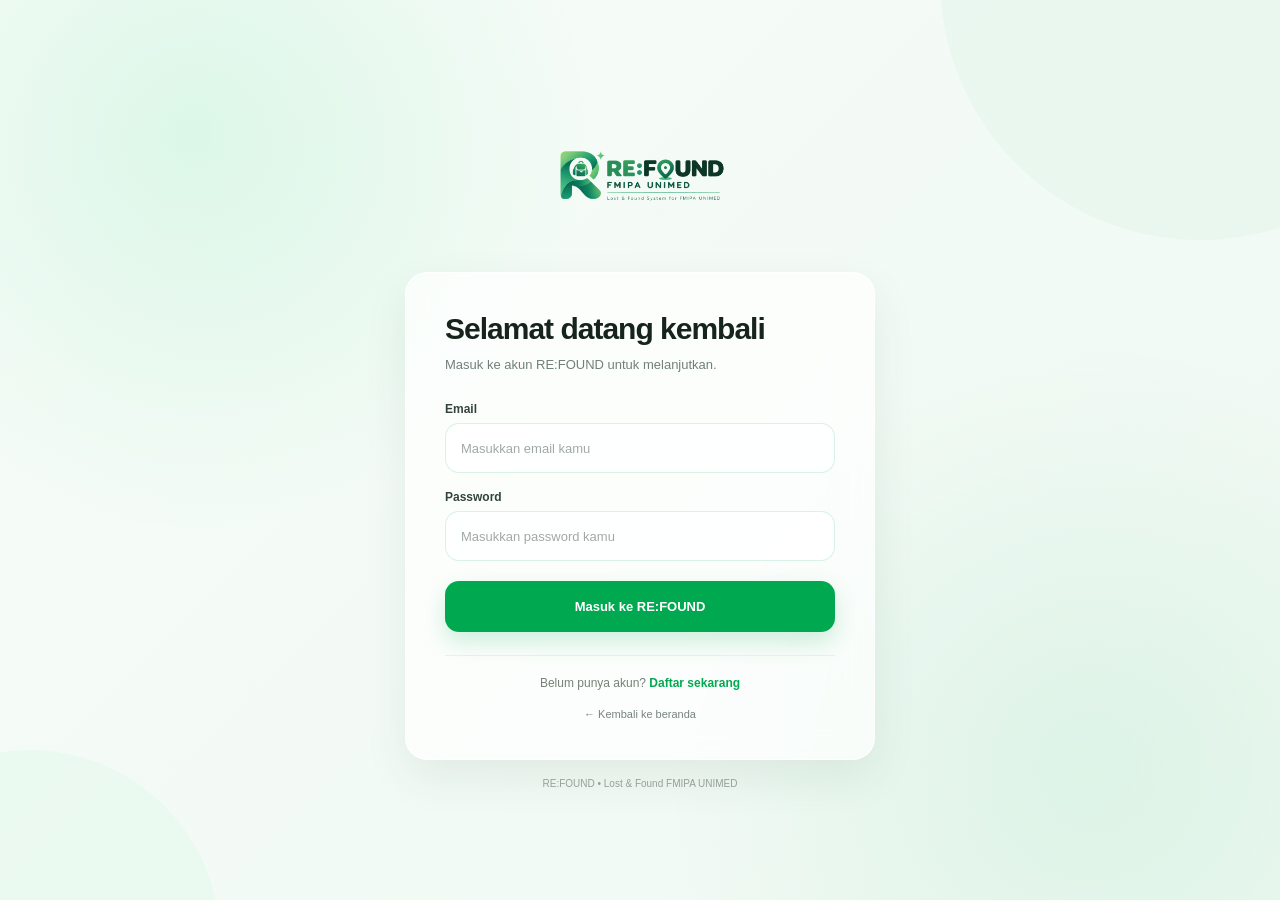
<file: pages/found.html>
<!DOCTYPE html>
<html lang="id">

<head>

<meta charset="UTF-8">

<meta
    name="viewport"
    content="width=device-width, initial-scale=1.0"
>

<title>Lapor Barang Ditemukan - RE:FOUND FMIPA UNIMED</title>

<link
    rel="stylesheet"
    href="../css/style.css"
>

<style>

* {
    box-sizing: border-box;
}

body {
    margin: 0;

    font-family:
        Inter,
        "Segoe UI",
        Roboto,
        Arial,
        sans-serif;

    color: #17241c;

    background:
        radial-gradient(
            circle at top left,
            rgba(0, 169, 79, 0.10),
            transparent 32%
        ),
        linear-gradient(
            135deg,
            #f5fcf7 0%,
            #ffffff 50%,
            #f1fbf5 100%
        );

    text-shadow: none !important;
}


/* =========================
   PAGE
========================= */

.found-page {
    min-height: 100vh;
    padding: 32px 24px 45px;
}

.found-container {
    width: 100%;
    max-width: 1080px;
    margin: 0 auto;
}


/* =========================
   TOP
========================= */

.found-top {
    display: flex;
    align-items: center;
    justify-content: space-between;

    gap: 25px;

    margin-bottom: 55px;
}


/* BACK BUTTON */

.back-link {
    display: inline-flex;
    align-items: center;

    gap: 6px;

    padding: 11px 16px;

    border-radius: 12px;

    background: #e9faef;

    color: #007f3b;

    text-decoration: none;

    font-size: 13px;
    font-weight: 700;

    transition:
        all 0.25s ease;

    text-shadow: none !important;
}

.back-link:hover {
    background: #ddf7e7;

    transform: translateY(-1px);
}


/* =========================
   LOGO
========================= */

.page-brand {
    display: flex;
    align-items: center;

    text-decoration: none;

    color: #17241c;

    text-shadow: none !important;
}

.page-brand img {
    display: block;

    width: 145px;
    height: auto;

    max-width: 100%;

    object-fit: contain;

    text-shadow: none !important;
}


/* =========================
   HEADER
========================= */

.found-header {
    margin-bottom: 30px;

    text-shadow: none !important;
}

.page-label {
    display: inline-flex;
    align-items: center;

    gap: 7px;

    margin-bottom: 12px;

    padding: 7px 12px;

    border-radius: 999px;

    background: #e9faef;

    color: #007f3b;

    font-size: 12px;
    font-weight: 800;

    letter-spacing: 0.3px;

    text-transform: uppercase;

    text-shadow: none !important;
}

.page-label::before {
    content: "";

    width: 7px;
    height: 7px;

    border-radius: 50%;

    background: #00a94f;
}

.found-header h1 {
    margin: 0;

    font-size: clamp(32px, 5vw, 48px);

    line-height: 1.1;

    letter-spacing: -1.6px;

    font-weight: 800;

    color: #17241c;

    text-shadow: none !important;
}

.found-header p {
    max-width: 720px;

    margin: 14px 0 0;

    color: #66736b;

    font-size: 16px;

    line-height: 1.7;

    text-shadow: none !important;
}


/* =========================
   FORM CARD
========================= */

.form-card {
    padding: 40px;

    background:
        rgba(255, 255, 255, 0.94);

    border:
        1px solid
        rgba(0, 169, 79, 0.10);

    border-radius: 24px;

    box-shadow:
        0 10px 30px rgba(23, 36, 28, 0.055),
        0 2px 8px rgba(0, 169, 79, 0.035);
}


/* =========================
   FORM GRID
========================= */

.form-grid {
    display: grid;

    grid-template-columns:
        repeat(2, 1fr);

    gap: 25px 20px;
}

.form-group.full {
    grid-column: 1 / -1;
}


/* =========================
   LABEL
========================= */

.form-group label {
    display: block;

    margin-bottom: 9px;

    color: #17241c;

    font-size: 13px;

    font-weight: 800;

    text-shadow: none !important;
}

.required {
    color: #00a94f;
}


/* =========================
   INPUT
========================= */

.form-group input,
.form-group select,
.form-group textarea {

    width: 100%;

    padding: 15px 17px;

    border:
        1px solid
        rgba(0, 169, 79, 0.16);

    border-radius: 14px;

    background: #ffffff;

    color: #17241c;

    font-family: inherit;

    font-size: 14px;

    outline: none;

    transition:
        border-color 0.2s ease,
        box-shadow 0.2s ease;

    text-shadow: none !important;
}

.form-group input::placeholder,
.form-group textarea::placeholder {
    color: #a1aaa5;

    opacity: 1;

    text-shadow: none !important;
}

.form-group input:focus,
.form-group select:focus,
.form-group textarea:focus {

    border-color: #00a94f;

    box-shadow:
        0 0 0 4px
        rgba(0, 169, 79, 0.08);
}

.form-group textarea {

    min-height: 155px;

    resize: vertical;
}


/* =========================
   UPLOAD
========================= */

.file-wrapper {
    padding: 22px;

    border:
        1px dashed
        rgba(0, 169, 79, 0.28);

    border-radius: 14px;

    background: #f8fcf9;
}

.file-wrapper input[type="file"] {
    border: none;

    padding: 0;

    background: transparent;

    box-shadow: none;
}

.file-note {
    margin-top: 9px;

    color: #89928d;

    font-size: 11px;

    line-height: 1.5;

    text-shadow: none !important;
}


/* =========================
   MESSAGE
========================= */

.form-message {
    margin-bottom: 25px;

    padding: 13px 15px;

    border-radius: 12px;

    font-size: 13px;

    line-height: 1.5;

    text-shadow: none !important;
}

.form-message.success {
    background: #e9faef;
    color: #007f3b;
}

.form-message.error {
    background: #fff3f3;
    color: #b52e2e;
}


/* =========================
   SUBMIT
========================= */

.submit-btn {
    width: 100%;

    margin-top: 28px;

    padding: 15px 20px;

    border: none;

    border-radius: 14px;

    background: #00a94f;

    color: #ffffff;

    font-family: inherit;

    font-size: 14px;

    font-weight: 800;

    cursor: pointer;

    transition:
        all 0.25s ease;

    text-shadow: none !important;
}

.submit-btn:hover {
    background: #007f3b;

    transform: translateY(-1px);
}


/* =========================
   FOOTER
========================= */

.page-footer {
    margin-top: 35px;

    padding-top: 20px;

    border-top:
        1px solid
        rgba(0, 169, 79, 0.10);

    text-align: center;

    color: #89928d;

    font-size: 12px;

    text-shadow: none !important;
}


/* =========================
   RESPONSIVE
========================= */

@media (max-width: 750px) {

    .form-grid {
        grid-template-columns: 1fr;
    }

    .form-group.full {
        grid-column: auto;
    }

}


@media (max-width: 600px) {

    .found-page {
        padding: 25px 18px 35px;
    }

    .found-top {
        margin-bottom: 40px;
    }

    .page-brand img {
        width: 120px;
    }

    .back-link {
        padding: 9px 12px;
        font-size: 12px;
    }

    .found-header h1 {
        font-size: 34px;
        letter-spacing: -1px;
    }

    .found-header p {
        font-size: 14px;
    }

    .form-card {
        padding: 24px 20px;
        border-radius: 20px;
    }

}


@media (max-width: 420px) {

    .found-top {
        align-items: flex-start;
    }

    .page-brand img {
        width: 105px;
    }

    .found-header h1 {
        font-size: 30px;
    }

    .back-link {
        font-size: 11px;
    }

}

</style>

<script src="../js/store.js"></script>
<script>RF.requireAuth();</script>
<link rel="stylesheet" href="../css/theme.css">
</head>


<body>

<div class="found-page">

<div class="found-container">


    <!-- TOP -->

    <div class="found-top">

        <a
            href="dashboard.html"
            class="back-link"
        >
            ← Kembali ke Dashboard
        </a>


        <a
            href="dashboard.html"
            class="page-brand"
        >

            <img
                src="../assets/refound-logo.png"
                alt="RE:FOUND FMIPA UNIMED"
            >

        </a>

    </div>


    <!-- HEADER -->

    <div class="found-header">

        <div class="page-label">
            Laporan Barang
        </div>

        <h1>
            Lapor Barang Ditemukan
        </h1>

        <p>
            Masukkan informasi barang yang kamu temukan
            agar sistem dapat membantu menemukan
            kemungkinan pemiliknya.
        </p>

    </div>


    <!-- FORM -->

    <div class="form-card">


        <div id="rf-alert"></div>


        <form id="report-form"
        >


            <div class="form-grid">


                <div class="form-group">

                    <label>
                        Nama Barang
                        <span class="required">*</span>
                    </label>

                    <input
                        type="text"
                        name="item_name"
                        placeholder="Contoh: Laptop ASUS"
                        required
                    >

                </div>


                <div class="form-group">

                    <label>
                        Kategori
                        <span class="required">*</span>
                    </label>

                    <select
                        name="category"
                        required
                    >

                        <option value="">
                            Pilih kategori
                        </option>

                        <option value="Elektronik">
                            Elektronik
                        </option>

                        <option value="Dokumen">
                            Dokumen
                        </option>

                        <option value="Aksesoris">
                            Aksesoris
                        </option>

                        <option value="Pakaian">
                            Pakaian
                        </option>

                        <option value="Lainnya">
                            Lainnya
                        </option>

                    </select>

                </div>


                <div class="form-group">

                    <label>
                        Brand
                    </label>

                    <input
                        type="text"
                        name="brand"
                        placeholder="Contoh: ASUS"
                    >

                </div>


                <div class="form-group">

                    <label>
                        Warna
                    </label>

                    <input
                        type="text"
                        name="color"
                        placeholder="Contoh: Hitam"
                    >

                </div>


                <div class="form-group full">

                    <label>
                        Deskripsi / Ciri Khusus
                        <span class="required">*</span>
                    </label>

                    <textarea
                        name="description"
                        placeholder="Jelaskan ciri khusus barang yang ditemukan."
                        required
                    ></textarea>

                </div>


                <div class="form-group">

                    <label>
                        Lokasi Ditemukan
                        <span class="required">*</span>
                    </label>

                    <input
                        type="text"
                        name="found_location"
                        placeholder="Contoh: Gedung FMIPA lantai 2"
                        required
                    >

                </div>


                <div class="form-group">

                    <label>
                        Tanggal Ditemukan
                        <span class="required">*</span>
                    </label>

                    <input
                        type="date"
                        name="found_date"
                        required
                    >

                </div>


                <div class="form-group full">

                    <label>
                        Foto Barang
                    </label>

                    <div class="file-wrapper">

                        <input
                            type="file"
                            name="image"
                            accept=".jpg,.jpeg,.png,.webp"
                        >

                        <div class="file-note">
                            Foto disimpan untuk proses verifikasi
                            · Maksimal 2 MB · JPG, PNG, atau WEBP
                        </div>

                    </div>

                </div>


            </div>


            <button
                type="submit"
                class="submit-btn"
            >
                Kirim Laporan Barang Ditemukan
            </button>


        </form>

    </div>


    <div class="page-footer">
        RE:FOUND FMIPA UNIMED · Smart Lost & Found System
    </div>


</div>

</div>


<script>
(function () {
    var box = document.getElementById("rf-alert");
    var form = document.getElementById("report-form");
    RF.onSubmit(form, async function () {
        var g = function (n) { return (form.elements[n].value || "").trim(); };
        var data = {
            item_name: g("item_name"), category: g("category"), brand: g("brand"),
            color: g("color"), description: g("description"),
            found_location: g("found_location"), found_date: form.elements["found_date"].value, image: ""
        };
        if (!data.item_name || !data.category || !data.description || !data.found_location || !data.found_date) {
            RF.showAlert(box, "form-message", "error", "Data wajib diisi dengan lengkap.");
            return;
        }
        try {
            data.image = await RF.readImage(form.elements["image"].files[0]);
        } catch (err) {
            RF.showAlert(box, "form-message", "error", err.message);
            return;
        }
        var r = RF.addReport("found", data);
        if (!r.ok) { RF.showAlert(box, "form-message", "error", r.message); return; }
        form.reset();
        RF.showAlert(box, "form-message", "success", "Laporan barang ditemukan berhasil disimpan.");
        window.scrollTo({ top: 0, behavior: "smooth" });
    });
})();
</script>
<script src="../js/ui.js"></script>
</body>

</html>
</file>
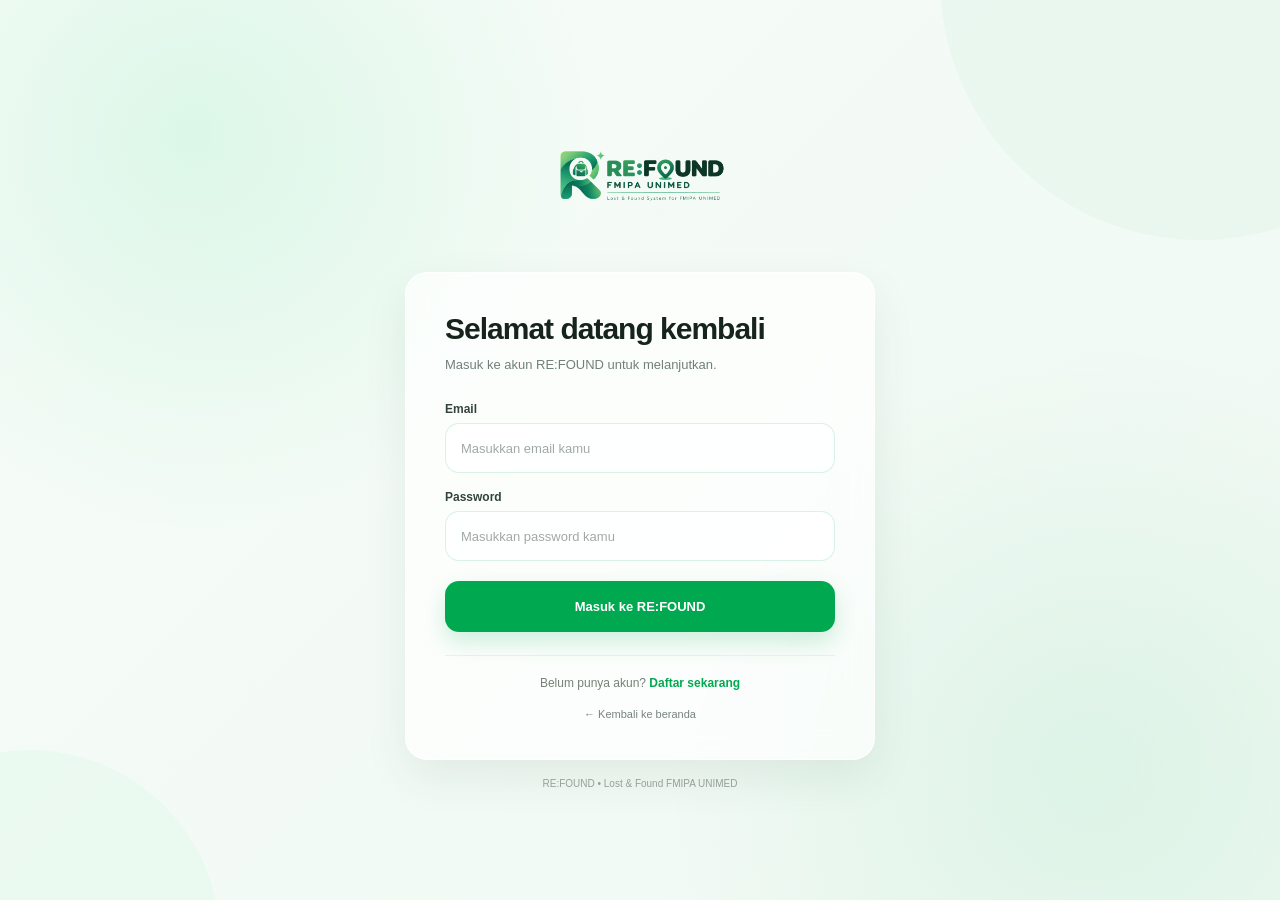
<file: pages/login.html>
<!DOCTYPE html>
<html lang="id">

<head>

    <meta charset="UTF-8">

    <meta
        name="viewport"
        content="width=device-width, initial-scale=1.0"
    >

    <title>Masuk — RE:FOUND FMIPA UNIMED</title>

    <link rel="stylesheet" href="../css/style.css">

    <style>

        * {
            box-sizing: border-box;
        }

        body {
            margin: 0;
            min-height: 100vh;
            overflow-x: hidden;
            font-family: Inter, "Segoe UI", Roboto, Arial, sans-serif;
        }

        /* =====================================================
           PAGE
        ===================================================== */

        .refound-auth-page {

            min-height: 100vh;

            display: flex;
            align-items: center;
            justify-content: center;

            padding: 35px 20px;

            position: relative;
            overflow: hidden;

            background:
                radial-gradient(
                    circle at 15% 15%,
                    rgba(40,217,118,0.13),
                    transparent 30%
                ),
                radial-gradient(
                    circle at 85% 85%,
                    rgba(0,169,79,0.08),
                    transparent 32%
                ),
                linear-gradient(
                    135deg,
                    #f8fcf9,
                    #eef9f2
                );

        }

        .refound-auth-page::before {

            content: "";

            position: absolute;

            width: 520px;
            height: 520px;

            border-radius: 50%;

            background: rgba(0,169,79,0.035);

            top: -280px;
            right: -180px;

        }

        .refound-auth-page::after {

            content: "";

            position: absolute;

            width: 380px;
            height: 380px;

            border-radius: 50%;

            background: rgba(40,217,118,0.045);

            bottom: -230px;
            left: -160px;

        }

        /* =====================================================
           WRAPPER
        ===================================================== */

        .refound-auth-wrapper {

            width: 100%;
            max-width: 470px;

            position: relative;
            z-index: 2;

            animation:
                authFadeIn
                .55s
                cubic-bezier(.22,1,.36,1);

        }

        /* =====================================================
           LOGO
        ===================================================== */

        .refound-auth-logo {

            display: flex;
            justify-content: center;

            margin-bottom: 25px;
        }

        .refound-auth-logo img {

            width: 205px;
            height: auto;

            display: block;

            object-fit: contain;

        }

        /* =====================================================
           CARD
        ===================================================== */

        .refound-auth-card {

            width: 100%;

            padding: 39px;

            border-radius: 26px;

            background: rgba(255,255,255,0.94);

            border:
                1px solid
                rgba(0,169,79,0.08);

            box-shadow:
                0 25px 65px
                rgba(20,60,38,0.10);

        }

        /* =====================================================
           HEADER
        ===================================================== */

        .refound-auth-header {

            margin-bottom: 27px;

        }

        .refound-auth-header h1 {

            margin: 0 0 8px;

            color: #17241c;

            font-size: 30px;

            line-height: 1.15;

            letter-spacing: -1px;

        }

        .refound-auth-header p {

            margin: 0;

            color: #718078;

            font-size: 13px;

            line-height: 1.6;

        }

        /* =====================================================
           ALERT
        ===================================================== */

        .refound-auth-alert {

            margin-bottom: 18px;

            padding: 13px 14px;

            border-radius: 12px;

            font-size: 12px;

            line-height: 1.5;

        }

        .refound-auth-alert.error {

            color: #a92f2f;

            background: #fff3f3;

            border:
                1px solid
                rgba(214,69,69,0.10);

        }

        .refound-auth-alert.success {

            color: #087c3c;

            background: #edf9f1;

            border:
                1px solid
                rgba(0,169,79,0.10);

        }

        /* =====================================================
           FORM
        ===================================================== */

        .refound-auth-form {

            display: grid;

            gap: 17px;

        }

        .refound-auth-group {

            display: grid;

            gap: 7px;

        }

        .refound-auth-group label {

            color: #33443a;

            font-size: 12px;

            font-weight: 750;

        }

        .refound-auth-group input {

            width: 100%;

            height: 50px;

            padding: 0 15px;

            border:
                1px solid
                #dfe8e2;

            border-radius: 12px;

            outline: none;

            color: #17241c;

            background: #f9fcfa;

            font-family: inherit;

            font-size: 13px;

            transition:
                border-color .22s ease,
                box-shadow .22s ease,
                background .22s ease;

        }

        .refound-auth-group input::placeholder {
            color: #a0aaa4;
        }

        .refound-auth-group input:focus {

            border-color:
                rgba(0,169,79,0.48);

            background: white;

            box-shadow:
                0 0 0 4px
                rgba(0,169,79,0.07);

        }

        /* =====================================================
           BUTTON
        ===================================================== */

        .refound-auth-submit {

            width: 100%;

            height: 51px;

            margin-top: 3px;

            border: none;

            border-radius: 12px;

            background: #00a94f;

            color: white;

            cursor: pointer;

            font-family: inherit;

            font-size: 13px;

            font-weight: 800;

            box-shadow:
                0 10px 23px
                rgba(0,169,79,0.19);

            transition:
                .25s
                cubic-bezier(.22,1,.36,1);

        }

        .refound-auth-submit:hover {

            background: #007f3b;

            transform: translateY(-2px);

            box-shadow:
                0 14px 28px
                rgba(0,169,79,0.23);

        }

        .refound-auth-submit:active {

            transform: scale(.985);

        }

        /* =====================================================
           BOTTOM LINK
        ===================================================== */

        .refound-auth-switch {

            margin-top: 23px;

            padding-top: 20px;

            border-top:
                1px solid
                #edf0ee;

            text-align: center;

            color: #758078;

            font-size: 12px;

        }

        .refound-auth-switch a {

            color: #00a94f;

            font-weight: 800;

            text-decoration: none;

        }

        .refound-auth-switch a:hover {
            color: #007f3b;
        }

        /* =====================================================
           HOME
        ===================================================== */

        .refound-auth-home {

            display: flex;

            justify-content: center;

            margin-top: 18px;

        }

        .refound-auth-home a {

            color: #78847d;

            font-size: 11px;

            text-decoration: none;

            transition: .2s ease;

        }

        .refound-auth-home a:hover {
            color: #00a94f;
        }

        /* =====================================================
           FOOTNOTE
        ===================================================== */

        .refound-auth-note {

            text-align: center;

            margin-top: 18px;

            color: #9aa49e;

            font-size: 10px;

        }

        /* =====================================================
           ANIMATION
        ===================================================== */

        @keyframes authFadeIn {

            from {
                opacity: 0;
                transform:
                    translateY(18px)
                    scale(.985);
            }

            to {
                opacity: 1;
                transform:
                    translateY(0)
                    scale(1);
            }

        }

        /* =====================================================
           MOBILE
        ===================================================== */

        @media (max-width: 520px) {

            .refound-auth-page {
                padding: 25px 14px;
            }

            .refound-auth-logo {
                margin-bottom: 20px;
            }

            .refound-auth-logo img {
                width: 175px;
            }

            .refound-auth-card {
                padding: 27px 21px;
                border-radius: 22px;
            }

            .refound-auth-header h1 {
                font-size: 27px;
            }

        }

        @media (max-width: 360px) {

            .refound-auth-card {
                padding: 24px 18px;
            }

        }

    </style>

<script src="../js/store.js"></script>
<script>RF.redirectIfLoggedIn();</script>
<link rel="stylesheet" href="../css/theme.css">
</head>


<body>

<div class="refound-auth-page">

    <div class="refound-auth-wrapper">


        <!-- LOGO -->

        <a
            href="../index.html"
            class="refound-auth-logo"
        >

            <img
                src="../assets/refound-logo.png"
                alt="RE:FOUND FMIPA UNIMED"
            >

        </a>


        <!-- CARD -->

        <div class="refound-auth-card">


            <div class="refound-auth-header">

                <h1>
                    Selamat datang kembali
                </h1>

                <p>
                    Masuk ke akun RE:FOUND untuk melanjutkan.
                </p>

            </div>


            <div id="rf-alert"></div>


            <form
                id="login-form"
                class="refound-auth-form"
            >

                <div class="refound-auth-group">

                    <label for="email">
                        Email
                    </label>

                    <input
                        type="email"
                        id="email"
                        name="email"
                        placeholder="Masukkan email kamu"
                        autocomplete="email"
                        required
                    >

                </div>


                <div class="refound-auth-group">

                    <label for="password">
                        Password
                    </label>

                    <input
                        type="password"
                        id="password"
                        name="password"
                        placeholder="Masukkan password kamu"
                        autocomplete="current-password"
                        required
                    >

                </div>


                <button
                    type="submit"
                    class="refound-auth-submit"
                >
                    Masuk ke RE:FOUND
                </button>

            </form>


            <div class="refound-auth-switch">

                Belum punya akun?

                <a href="register.html">
                    Daftar sekarang
                </a>

            </div>


            <div class="refound-auth-home">

                <a href="../index.html">
                    ← Kembali ke beranda
                </a>

            </div>


        </div>


        <div class="refound-auth-note">
            RE:FOUND • Lost & Found FMIPA UNIMED
        </div>


    </div>

</div>


<script>
(function () {
    var box = document.getElementById("rf-alert");
    if (new URLSearchParams(location.search).has("registered")) {
        box.innerHTML = '<div class="refound-auth-alert success">Akun berhasil dibuat. Silakan masuk menggunakan akun kamu.</div>';
    }
    RF.onSubmit(document.getElementById("login-form"), async function () {
        var r = await RF.login(
            document.getElementById("email").value,
            document.getElementById("password").value
        );
        if (r.ok) { location.href = "dashboard.html"; return; }
        RF.showAlert(box, "refound-auth-alert", "error", r.message);
    });
})();
</script>
<script src="../js/ui.js"></script>
</body>

</html>
</file>
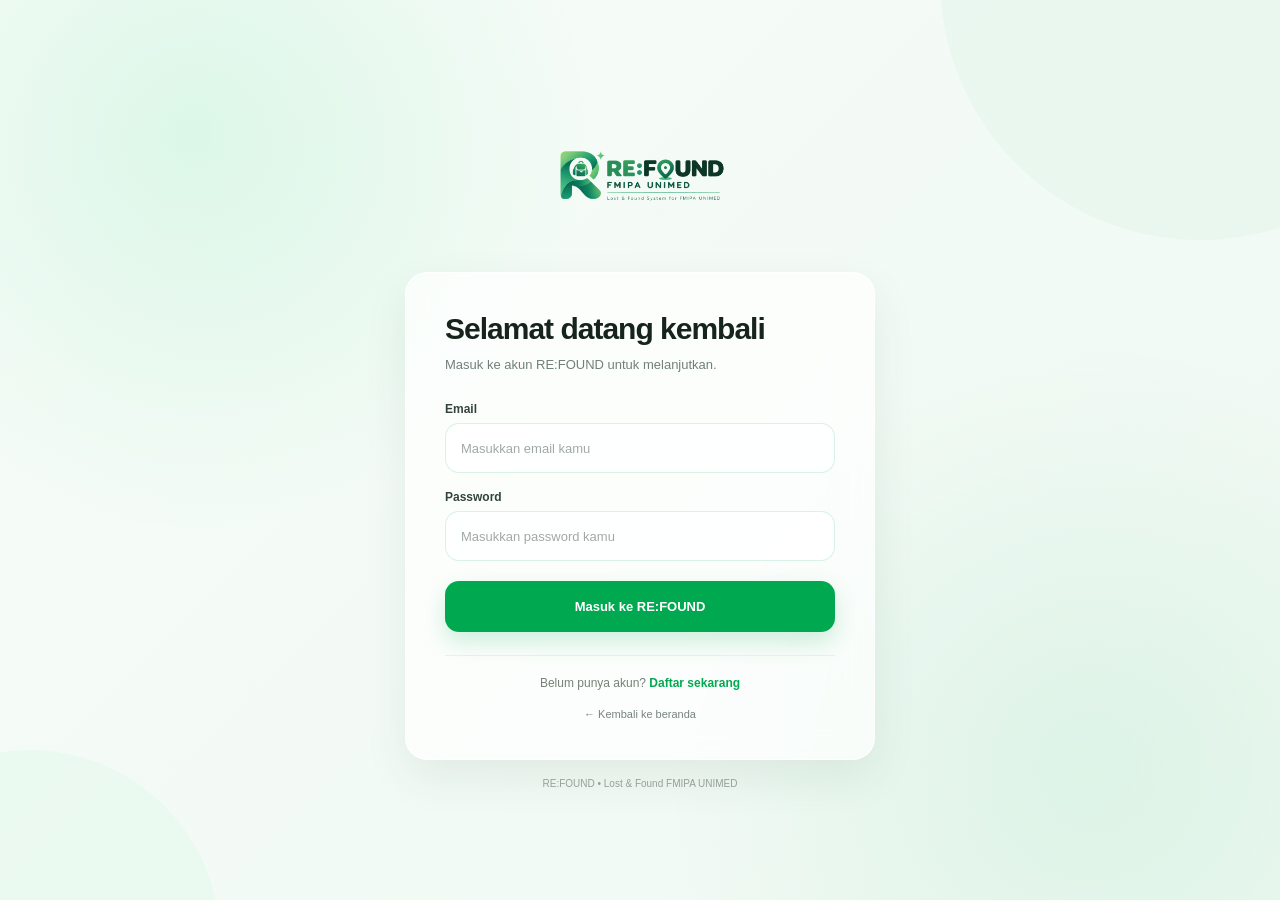
<file: pages/logout.html>
<!DOCTYPE html>
<html lang="id"><head><meta charset="UTF-8"><title>Keluar — RE:FOUND</title>
<script src="../js/store.js"></script>
<script>RF.logout(); location.replace("login.html");</script>
</head><body></body></html>
</file>
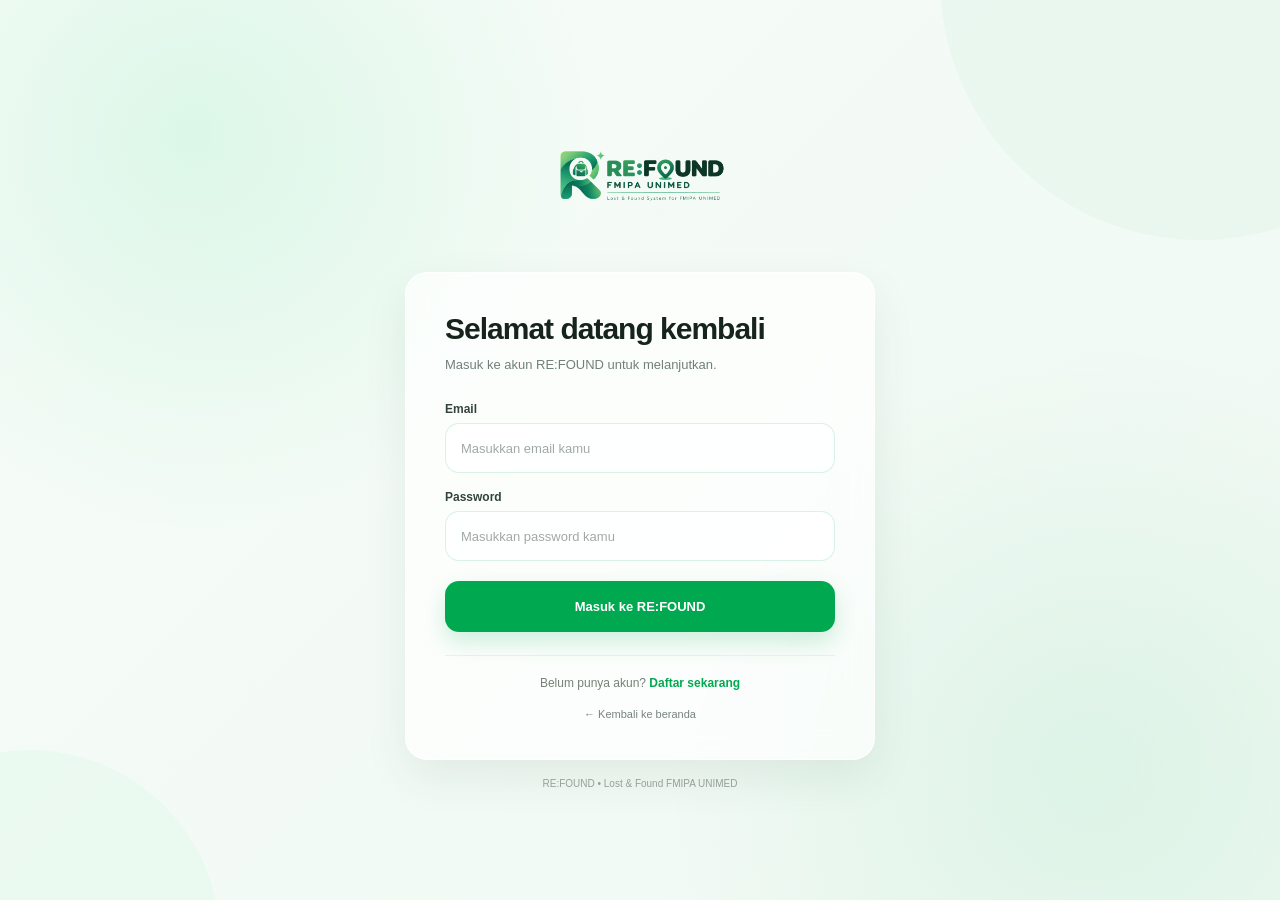
<file: pages/lost.html>
<!DOCTYPE html>
<html lang="id">

<head>

<meta charset="UTF-8">

<meta
    name="viewport"
    content="width=device-width, initial-scale=1.0"
>

<title>Lapor Barang Hilang - RE:FOUND FMIPA UNIMED</title>

<link
    rel="stylesheet"
    href="../css/style.css"
>

<style>

* {
    box-sizing: border-box;
}

body {
    margin: 0;

    font-family:
        Inter,
        "Segoe UI",
        Roboto,
        Arial,
        sans-serif;

    color: #17241c;

    background:
        radial-gradient(
            circle at top left,
            rgba(0, 169, 79, 0.10),
            transparent 32%
        ),
        linear-gradient(
            135deg,
            #f5fcf7 0%,
            #ffffff 50%,
            #f1fbf5 100%
        );

    text-shadow: none !important;
}


/* =========================
   PAGE
========================= */

.lost-page {
    min-height: 100vh;
    padding: 32px 24px 45px;
}

.lost-container {
    width: 100%;
    max-width: 1080px;
    margin: 0 auto;
}


/* =========================
   TOP
========================= */

.lost-top {
    display: flex;
    align-items: center;
    justify-content: space-between;

    gap: 25px;

    margin-bottom: 55px;
}


/* BACK BUTTON */

.back-link {
    display: inline-flex;
    align-items: center;

    gap: 6px;

    padding: 11px 16px;

    border-radius: 12px;

    background: #e9faef;

    color: #007f3b;

    text-decoration: none;

    font-size: 13px;
    font-weight: 700;

    transition:
        all 0.25s ease;

    text-shadow: none !important;
}

.back-link:hover {
    background: #ddf7e7;

    transform: translateY(-1px);
}


/* =========================
   LOGO
========================= */

.page-brand {
    display: flex;
    align-items: center;

    text-decoration: none;

    color: #17241c;

    text-shadow: none !important;
}


/*
    Logo dibuat lebih besar dan tidak
    dipaksa masuk ke kotak 52x52.
*/

.page-brand img {
    display: block;

    width: 145px;
    height: auto;

    max-width: 100%;

    object-fit: contain;

    text-shadow: none !important;
}


/* =========================
   HEADER
========================= */

.lost-header {
    margin-bottom: 30px;

    text-shadow: none !important;
}

.page-label {
    display: inline-flex;
    align-items: center;

    gap: 7px;

    margin-bottom: 12px;

    padding: 7px 12px;

    border-radius: 999px;

    background: #e9faef;

    color: #007f3b;

    font-size: 12px;
    font-weight: 800;

    letter-spacing: 0.3px;

    text-transform: uppercase;

    text-shadow: none !important;
}

.page-label::before {
    content: "";

    width: 7px;
    height: 7px;

    border-radius: 50%;

    background: #00a94f;
}

.lost-header h1 {
    margin: 0;

    font-size: clamp(32px, 5vw, 48px);

    line-height: 1.1;

    letter-spacing: -1.6px;

    font-weight: 800;

    color: #17241c;

    text-shadow: none !important;
}

.lost-header p {
    max-width: 720px;

    margin: 14px 0 0;

    color: #66736b;

    font-size: 16px;

    line-height: 1.7;

    text-shadow: none !important;
}


/* =========================
   FORM CARD
========================= */

.form-card {
    padding: 40px;

    background:
        rgba(255, 255, 255, 0.94);

    border:
        1px solid
        rgba(0, 169, 79, 0.10);

    border-radius: 24px;

    box-shadow:
        0 10px 30px rgba(23, 36, 28, 0.055),
        0 2px 8px rgba(0, 169, 79, 0.035);
}


/* =========================
   FORM GRID
========================= */

.form-grid {
    display: grid;

    grid-template-columns:
        repeat(2, 1fr);

    gap: 25px 20px;
}

.form-group.full {
    grid-column: 1 / -1;
}


/* =========================
   LABEL
========================= */

.form-group label {
    display: block;

    margin-bottom: 9px;

    color: #17241c;

    font-size: 13px;

    font-weight: 800;

    text-shadow: none !important;
}

.required {
    color: #00a94f;
}


/* =========================
   INPUT
========================= */

.form-group input,
.form-group select,
.form-group textarea {

    width: 100%;

    padding: 15px 17px;

    border:
        1px solid
        rgba(0, 169, 79, 0.16);

    border-radius: 14px;

    background: #ffffff;

    color: #17241c;

    font-family: inherit;

    font-size: 14px;

    outline: none;

    transition:
        border-color 0.2s ease,
        box-shadow 0.2s ease;

    text-shadow: none !important;
}

.form-group input::placeholder,
.form-group textarea::placeholder {
    color: #a1aaa5;

    opacity: 1;

    text-shadow: none !important;
}

.form-group input:focus,
.form-group select:focus,
.form-group textarea:focus {

    border-color: #00a94f;

    box-shadow:
        0 0 0 4px
        rgba(0, 169, 79, 0.08);
}

.form-group textarea {

    min-height: 155px;

    resize: vertical;
}


/* =========================
   UPLOAD
========================= */

.file-wrapper {
    padding: 22px;

    border:
        1px dashed
        rgba(0, 169, 79, 0.28);

    border-radius: 14px;

    background: #f8fcf9;
}

.file-wrapper input[type="file"] {
    border: none;

    padding: 0;

    background: transparent;

    box-shadow: none;
}

.file-note {
    margin-top: 9px;

    color: #89928d;

    font-size: 11px;

    line-height: 1.5;

    text-shadow: none !important;
}


/* =========================
   MESSAGE
========================= */

.form-message {
    margin-bottom: 25px;

    padding: 13px 15px;

    border-radius: 12px;

    font-size: 13px;

    line-height: 1.5;

    text-shadow: none !important;
}

.form-message.success {
    background: #e9faef;
    color: #007f3b;
}

.form-message.error {
    background: #fff3f3;
    color: #b52e2e;
}


/* =========================
   SUBMIT
========================= */

.submit-btn {
    width: 100%;

    margin-top: 28px;

    padding: 15px 20px;

    border: none;

    border-radius: 14px;

    background: #00a94f;

    color: #ffffff;

    font-family: inherit;

    font-size: 14px;

    font-weight: 800;

    cursor: pointer;

    transition:
        all 0.25s ease;

    text-shadow: none !important;
}

.submit-btn:hover {
    background: #007f3b;

    transform: translateY(-1px);
}


/* =========================
   FOOTER
========================= */

.page-footer {
    margin-top: 35px;

    padding-top: 20px;

    border-top:
        1px solid
        rgba(0, 169, 79, 0.10);

    text-align: center;

    color: #89928d;

    font-size: 12px;

    text-shadow: none !important;
}


/* =========================
   RESPONSIVE
========================= */

@media (max-width: 750px) {

    .form-grid {
        grid-template-columns: 1fr;
    }

    .form-group.full {
        grid-column: auto;
    }

}


@media (max-width: 600px) {

    .lost-page {
        padding: 25px 18px 35px;
    }

    .lost-top {
        margin-bottom: 40px;
    }

    .page-brand img {
        width: 120px;
    }

    .back-link {
        padding: 9px 12px;
        font-size: 12px;
    }

    .lost-header h1 {
        font-size: 34px;
        letter-spacing: -1px;
    }

    .lost-header p {
        font-size: 14px;
    }

    .form-card {
        padding: 24px 20px;
        border-radius: 20px;
    }

}


@media (max-width: 420px) {

    .lost-top {
        align-items: flex-start;
    }

    .page-brand img {
        width: 105px;
    }

    .lost-header h1 {
        font-size: 30px;
    }

    .back-link {
        font-size: 11px;
    }

}

</style>

<script src="../js/store.js"></script>
<script>RF.requireAuth();</script>
<link rel="stylesheet" href="../css/theme.css">
</head>


<body>

<div class="lost-page">

<div class="lost-container">


    <!-- TOP -->

    <div class="lost-top">

        <a
            href="dashboard.html"
            class="back-link"
        >
            ← Kembali ke Dashboard
        </a>


        <a
            href="dashboard.html"
            class="page-brand"
        >

            <img
                src="../assets/refound-logo.png"
                alt="RE:FOUND FMIPA UNIMED"
            >

        </a>

    </div>


    <!-- HEADER -->

    <div class="lost-header">

        <div class="page-label">
            Laporan Barang
        </div>

        <h1>
            Lapor Barang Hilang
        </h1>

        <p>
            Isi informasi barang yang kamu kehilangan
            agar sistem dapat membantu menemukan
            kemungkinan kecocokannya.
        </p>

    </div>


    <!-- FORM -->

    <div class="form-card">


        <div id="rf-alert"></div>


        <form id="report-form"
        >


            <div class="form-grid">


                <div class="form-group">

                    <label>
                        Nama Barang
                        <span class="required">*</span>
                    </label>

                    <input
                        type="text"
                        name="item_name"
                        placeholder="Contoh: Laptop ASUS"
                        required
                    >

                </div>


                <div class="form-group">

                    <label>
                        Kategori
                        <span class="required">*</span>
                    </label>

                    <select
                        name="category"
                        required
                    >

                        <option value="">
                            Pilih kategori
                        </option>

                        <option value="Elektronik">
                            Elektronik
                        </option>

                        <option value="Dokumen">
                            Dokumen
                        </option>

                        <option value="Aksesoris">
                            Aksesoris
                        </option>

                        <option value="Pakaian">
                            Pakaian
                        </option>

                        <option value="Lainnya">
                            Lainnya
                        </option>

                    </select>

                </div>


                <div class="form-group">

                    <label>
                        Brand
                    </label>

                    <input
                        type="text"
                        name="brand"
                        placeholder="Contoh: ASUS"
                    >

                </div>


                <div class="form-group">

                    <label>
                        Warna
                    </label>

                    <input
                        type="text"
                        name="color"
                        placeholder="Contoh: Hitam"
                    >

                </div>


                <div class="form-group full">

                    <label>
                        Deskripsi / Ciri Khusus
                        <span class="required">*</span>
                    </label>

                    <textarea
                        name="description"
                        placeholder="Contoh: Ada stiker putih kecil di bagian kanan."
                        required
                    ></textarea>

                </div>


                <div class="form-group">

                    <label>
                        Lokasi Kehilangan
                        <span class="required">*</span>
                    </label>

                    <input
                        type="text"
                        name="lost_location"
                        placeholder="Contoh: Gedung FMIPA lantai 2"
                        required
                    >

                </div>


                <div class="form-group">

                    <label>
                        Tanggal Kehilangan
                        <span class="required">*</span>
                    </label>

                    <input
                        type="date"
                        name="lost_date"
                        required
                    >

                </div>


                <div class="form-group full">

                    <label>
                        Foto Barang
                    </label>

                    <div class="file-wrapper">

                        <input
                            type="file"
                            name="image"
                            accept=".jpg,.jpeg,.png,.webp"
                        >

                        <div class="file-note">
                            Foto digunakan untuk membantu proses verifikasi
                            · Maksimal 2 MB · JPG, PNG, atau WEBP
                        </div>

                    </div>

                </div>


            </div>


            <button
                type="submit"
                class="submit-btn"
            >
                Kirim Laporan Barang Hilang
            </button>


        </form>

    </div>


    <div class="page-footer">
        RE:FOUND FMIPA UNIMED · Smart Lost & Found System
    </div>


</div>

</div>


<script>
(function () {
    var box = document.getElementById("rf-alert");
    var form = document.getElementById("report-form");
    RF.onSubmit(form, async function () {
        var g = function (n) { return (form.elements[n].value || "").trim(); };
        var data = {
            item_name: g("item_name"), category: g("category"), brand: g("brand"),
            color: g("color"), description: g("description"),
            lost_location: g("lost_location"), lost_date: form.elements["lost_date"].value, image: ""
        };
        if (!data.item_name || !data.category || !data.description || !data.lost_location || !data.lost_date) {
            RF.showAlert(box, "form-message", "error", "Data wajib diisi dengan lengkap.");
            return;
        }
        try {
            data.image = await RF.readImage(form.elements["image"].files[0]);
        } catch (err) {
            RF.showAlert(box, "form-message", "error", err.message);
            return;
        }
        var r = RF.addReport("lost", data);
        if (!r.ok) { RF.showAlert(box, "form-message", "error", r.message); return; }
        form.reset();
        RF.showAlert(box, "form-message", "success", "Laporan barang hilang berhasil disimpan.");
        window.scrollTo({ top: 0, behavior: "smooth" });
    });
})();
</script>
<script src="../js/ui.js"></script>
</body>

</html>
</file>
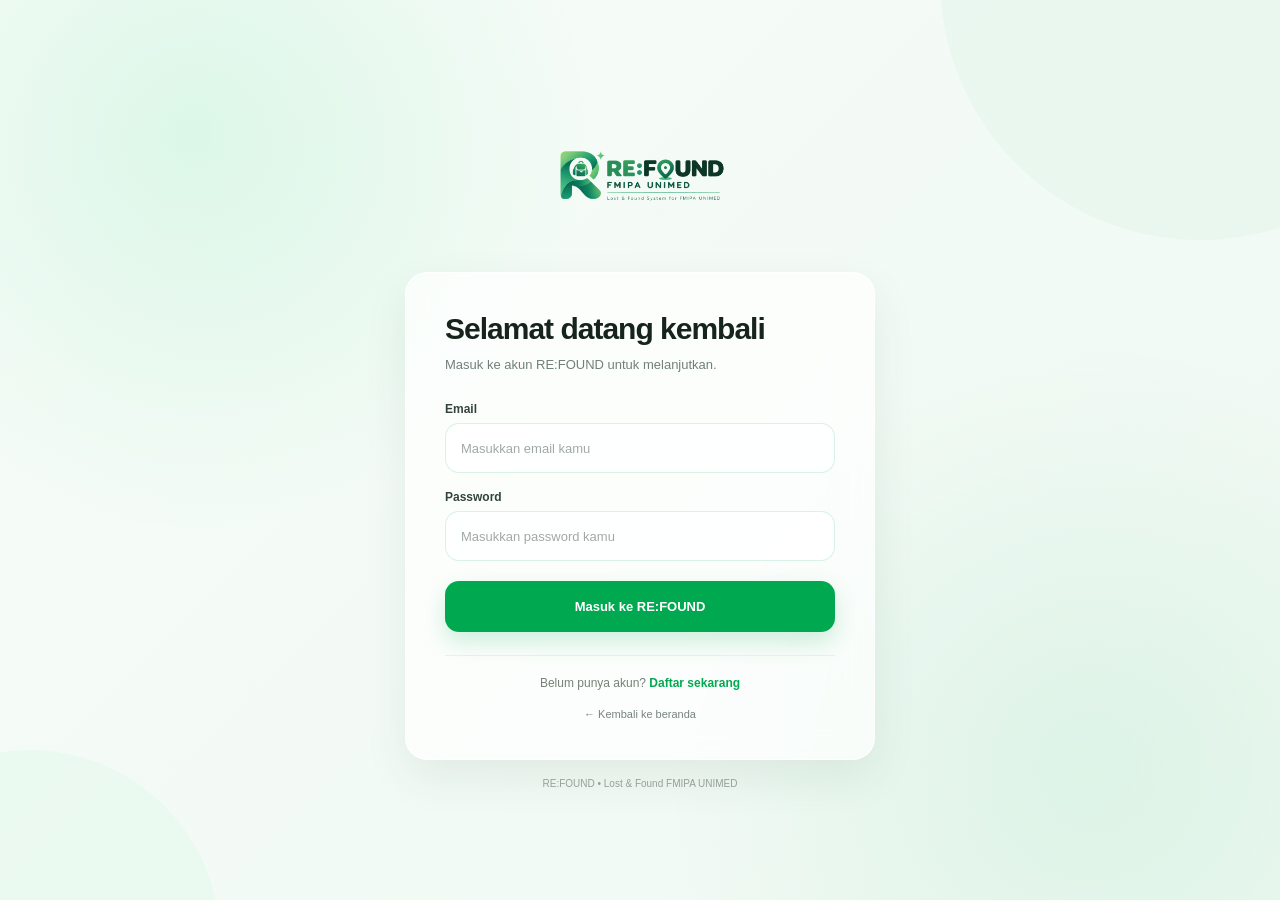
<file: pages/matches.html>
<!DOCTYPE html>
<html lang="id">

<head>

    <meta charset="UTF-8">

    <meta name="viewport" content="width=device-width, initial-scale=1.0">

    <title>Automatic Matching - RE:FOUND FMIPA UNIMED</title>

    <link rel="stylesheet" href="../css/style.css">

    <style>

        * {
            box-sizing: border-box;
        }

        body {
            margin: 0;
            font-family: Inter, "Segoe UI", Roboto, Arial, sans-serif;
            color: #17241c;
            background:
                radial-gradient(
                    circle at top left,
                    rgba(0, 169, 79, 0.10),
                    transparent 32%
                ),
                linear-gradient(
                    135deg,
                    #f5fcf7 0%,
                    #ffffff 50%,
                    #f1fbf5 100%
                );
        }

        .matching-page {
            min-height: 100vh;
            padding: 45px 24px;
        }

        .matching-container {
            width: 100%;
            max-width: 1080px;
            margin: 0 auto;
        }

        /* TOP */

        .matching-top {
            display: flex;
            align-items: center;
            justify-content: space-between;
            gap: 20px;
            margin-bottom: 42px;
        }

        .brand {
            display: flex;
            align-items: center;
            gap: 12px;
            text-decoration: none;
            color: #17241c;
        }

        .brand img {
            width: 52px;
            height: 52px;
            object-fit: contain;
        }

        .brand-text {
            display: flex;
            flex-direction: column;
            gap: 2px;
        }

        .brand-name {
            font-size: 20px;
            font-weight: 800;
            letter-spacing: -0.4px;
        }

        .brand-subtitle {
            font-size: 12px;
            color: #66736b;
            font-weight: 500;
        }

        .back-btn {
            display: inline-flex;
            align-items: center;
            gap: 7px;
            padding: 10px 15px;
            border: 1px solid rgba(0, 169, 79, 0.12);
            border-radius: 12px;
            background: #ffffff;
            color: #007f3b;
            text-decoration: none;
            font-size: 13px;
            font-weight: 700;
            transition: all 0.25s ease;
        }

        .back-btn:hover {
            border-color: rgba(0, 169, 79, 0.25);
            background: #f5fcf7;
            transform: translateY(-1px);
        }

        /* HEADER */

        .matching-header {
            margin-bottom: 30px;
        }

        .page-label {
            display: inline-flex;
            align-items: center;
            gap: 7px;
            margin-bottom: 12px;
            padding: 7px 12px;
            border-radius: 999px;
            background: #e9faef;
            color: #007f3b;
            font-size: 12px;
            font-weight: 800;
            letter-spacing: 0.3px;
            text-transform: uppercase;
        }

        .page-label::before {
            content: "";
            width: 7px;
            height: 7px;
            border-radius: 50%;
            background: #00a94f;
        }

        .matching-header h1 {
            margin: 0;
            color: #17241c;
            font-size: clamp(32px, 5vw, 46px);
            line-height: 1.1;
            letter-spacing: -1.5px;
            font-weight: 800;
        }

        .matching-header p {
            max-width: 680px;
            margin: 14px 0 0;
            color: #66736b;
            font-size: 15px;
            line-height: 1.7;
        }

        /* INFO */

        .matching-info {
            display: flex;
            align-items: flex-start;
            gap: 12px;
            margin-bottom: 24px;
            padding: 16px 18px;
            border: 1px solid rgba(0, 169, 79, 0.10);
            border-radius: 16px;
            background: rgba(255, 255, 255, 0.82);
        }

        .info-icon {
            flex-shrink: 0;
            width: 34px;
            height: 34px;
            display: flex;
            align-items: center;
            justify-content: center;
            border-radius: 10px;
            background: #e9faef;
            color: #00a94f;
            font-size: 16px;
        }

        .matching-info p {
            margin: 0;
            color: #66736b;
            font-size: 13px;
            line-height: 1.6;
        }

        /* MATCH CARD */

        .match-card {
            margin-bottom: 20px;
            padding: 22px;
            border: 1px solid rgba(0, 169, 79, 0.10);
            border-radius: 22px;
            background: rgba(255, 255, 255, 0.94);
            box-shadow:
                0 10px 30px rgba(23, 36, 28, 0.055),
                0 2px 8px rgba(0, 169, 79, 0.035);
        }

        .match-items {
            display: grid;
            grid-template-columns: 1fr 1fr;
            gap: 16px;
        }

        .item-box {
            padding: 22px;
            border: 1px solid rgba(0, 169, 79, 0.08);
            border-radius: 17px;
            background: #f8fcf9;
        }

        .item-box.found-box {
            background: #fbfdfb;
        }

        .item-heading {
            display: flex;
            align-items: center;
            gap: 10px;
            margin-bottom: 20px;
        }

        .item-icon {
            width: 40px;
            height: 40px;
            display: flex;
            align-items: center;
            justify-content: center;
            border-radius: 12px;
            background: #e9faef;
            color: #00a94f;
            font-size: 18px;
        }

        .item-heading h3 {
            margin: 0;
            color: #17241c;
            font-size: 16px;
            font-weight: 800;
        }

        .item-heading span {
            display: block;
            margin-top: 2px;
            color: #89928d;
            font-size: 11px;
        }

        .item-detail {
            display: flex;
            justify-content: space-between;
            gap: 15px;
            padding: 10px 0;
            border-bottom: 1px solid rgba(0, 169, 79, 0.07);
        }

        .item-detail:last-of-type {
            border-bottom: none;
        }

        .detail-label {
            color: #89928d;
            font-size: 12px;
            flex-shrink: 0;
        }

        .detail-value {
            color: #17241c;
            font-size: 13px;
            font-weight: 700;
            text-align: right;
            word-break: break-word;
        }

        /* PRIVACY */

        .privacy-note {
            margin-top: 15px;
            padding: 13px 14px;
            border: 1px solid rgba(185, 130, 0, 0.12);
            border-radius: 12px;
            background: #fffaf0;
            color: #7a5d00;
            font-size: 12px;
            line-height: 1.6;
        }

        /* SCORE */

        .score-box {
            display: flex;
            align-items: center;
            justify-content: space-between;
            gap: 20px;
            margin-top: 16px;
            padding: 18px 20px;
            border: 1px solid rgba(0, 169, 79, 0.10);
            border-radius: 16px;
            background: #f5fcf7;
        }

        .score-info {
            display: flex;
            flex-direction: column;
            gap: 4px;
        }

        .score-title {
            color: #17241c;
            font-size: 14px;
            font-weight: 800;
        }

        .score-description {
            color: #7a857e;
            font-size: 12px;
            line-height: 1.5;
        }

        .score-value {
            flex-shrink: 0;
            color: #00a94f;
            font-size: 28px;
            font-weight: 800;
            letter-spacing: -1px;
        }

        /* EMPTY */

        .empty-state {
            padding: 55px 25px;
            border: 1px solid rgba(0, 169, 79, 0.10);
            border-radius: 22px;
            background: rgba(255, 255, 255, 0.94);
            box-shadow:
                0 10px 30px rgba(23, 36, 28, 0.055),
                0 2px 8px rgba(0, 169, 79, 0.035);
            text-align: center;
        }

        .empty-icon {
            width: 64px;
            height: 64px;
            margin: 0 auto 20px;
            display: flex;
            align-items: center;
            justify-content: center;
            border-radius: 18px;
            background: #e9faef;
            color: #00a94f;
            font-size: 28px;
        }

        .empty-state h3 {
            margin: 0 0 8px;
            color: #17241c;
            font-size: 20px;
            font-weight: 800;
        }

        .empty-state p {
            max-width: 440px;
            margin: 0 auto;
            color: #7a857e;
            font-size: 13px;
            line-height: 1.7;
        }

        /* FOOTER */

        .matching-footer {
            margin-top: 40px;
            padding-top: 20px;
            border-top: 1px solid rgba(0, 169, 79, 0.10);
            color: #89928d;
            font-size: 12px;
            text-align: center;
        }

        /* RESPONSIVE */

        @media (max-width: 750px) {

            .match-items {
                grid-template-columns: 1fr;
            }

            .score-box {
                align-items: flex-start;
                flex-direction: column;
            }

            .score-value {
                font-size: 25px;
            }

        }

        @media (max-width: 600px) {

            .matching-page {
                padding: 28px 18px;
            }

            .matching-top {
                margin-bottom: 35px;
            }

            .brand img {
                width: 44px;
                height: 44px;
            }

            .brand-name {
                font-size: 17px;
            }

            .brand-subtitle {
                font-size: 10px;
            }

            .back-btn {
                padding: 9px 12px;
                font-size: 12px;
            }

            .matching-header h1 {
                font-size: 34px;
                letter-spacing: -1px;
            }

            .matching-header p {
                font-size: 14px;
            }

            .match-card {
                padding: 14px;
                border-radius: 19px;
            }

            .item-box {
                padding: 18px;
            }

            .item-detail {
                flex-direction: column;
                gap: 4px;
            }

            .detail-value {
                text-align: left;
            }

            .empty-state {
                padding: 45px 20px;
            }

        }

        @media (max-width: 420px) {

            .matching-top {
                align-items: flex-start;
            }

            .brand-subtitle {
                display: none;
            }

            .matching-header h1 {
                font-size: 30px;
            }

            .back-btn {
                font-size: 11px;
            }

        }

    </style>

<script src="../js/store.js"></script>
<script>RF.requireAuth();</script>
<link rel="stylesheet" href="../css/theme.css">
</head>

<body>

<div class="matching-page">

    <div class="matching-container">


        <!-- TOP -->

        <div class="matching-top">

            <a href="dashboard.html" class="brand">

                <img
                    src="../assets/refound-logo.png"
                    alt="RE:FOUND FMIPA UNIMED"
                >

                <div class="brand-text">

                    <div class="brand-name">
                        RE:FOUND
                    </div>

                    <div class="brand-subtitle">
                        FMIPA UNIMED
                    </div>

                </div>

            </a>


            <a href="dashboard.html" class="back-btn">
                ← Dashboard
            </a>

        </div>


        <!-- HEADER -->

        <div class="matching-header">

            <div class="page-label">
                Automatic Matching
            </div>

            <h1>
                Kemungkinan Kecocokan
            </h1>

            <p>
                Sistem membandingkan karakteristik laporan
                barang hilang dengan barang yang ditemukan
                untuk menemukan kemungkinan kecocokan.
            </p>

        </div>


        <!-- INFO -->

        <div class="matching-info">

            <div class="info-icon">
                ✦
            </div>

            <p>
                Hasil di bawah merupakan kemungkinan kecocokan
                berdasarkan karakteristik laporan. Foto dan ciri
                khusus barang temuan tetap disembunyikan untuk
                menjaga proses verifikasi.
            </p>

        </div>


        <div id="rf-matches"></div>


        <div class="matching-footer">
            RE:FOUND FMIPA UNIMED · Smart Lost & Found System
        </div>


    </div>

</div>


<script>
(function () {
    var esc = RF.esc;
    var root = document.getElementById("rf-matches");
    var matches = RF.getMatches();
    var emptyHtml = `

            <!-- EMPTY STATE -->

            <div class="empty-state">

                <div class="empty-icon">
                    🔍
                </div>

                <h3>
                    Belum ada kecocokan
                </h3>

                <p>
                    Sistem belum menemukan kemungkinan kecocokan
                    dari laporan barang hilang yang kamu buat.
                    Coba cek kembali setelah ada laporan barang
                    ditemukan yang baru.
                </p>

            </div>


        `;
    var card = function (m) { return `

                <div class="match-card">

                    <div class="match-items">


                        <!-- LOST ITEM -->

                        <div class="item-box">

                            <div class="item-heading">

                                <div class="item-icon">
                                    🔍
                                </div>

                                <div>

                                    <h3>
                                        Barang Kamu
                                    </h3>

                                    <span>
                                        Laporan barang hilang
                                    </span>

                                </div>

                            </div>


                            <div class="item-detail">

                                <span class="detail-label">
                                    Nama
                                </span>

                                <span class="detail-value">
                                    ${esc(m.lost.item_name)}
                                </span>

                            </div>


                            <div class="item-detail">

                                <span class="detail-label">
                                    Kategori
                                </span>

                                <span class="detail-value">
                                    ${esc(m.lost.category)}
                                </span>

                            </div>


                            <div class="item-detail">

                                <span class="detail-label">
                                    Brand
                                </span>

                                <span class="detail-value">
                                    ${esc(m.lost.brand)}
                                </span>

                            </div>


                            <div class="item-detail">

                                <span class="detail-label">
                                    Warna
                                </span>

                                <span class="detail-value">
                                    ${esc(m.lost.color)}
                                </span>

                            </div>


                            <div class="item-detail">

                                <span class="detail-label">
                                    Lokasi
                                </span>

                                <span class="detail-value">
                                    ${esc(m.lost.lost_location)}
                                </span>

                            </div>

                        </div>


                        <!-- FOUND ITEM -->

                        <div class="item-box found-box">

                            <div class="item-heading">

                                <div class="item-icon">
                                    📦
                                </div>

                                <div>

                                    <h3>
                                        Barang Ditemukan
                                    </h3>

                                    <span>
                                        Laporan barang temuan
                                    </span>

                                </div>

                            </div>


                            <div class="item-detail">

                                <span class="detail-label">
                                    Kategori
                                </span>

                                <span class="detail-value">
                                    ${esc(m.found.category)}
                                </span>

                            </div>


                            <div class="item-detail">

                                <span class="detail-label">
                                    Warna
                                </span>

                                <span class="detail-value">
                                    ${esc(m.found.color)}
                                </span>

                            </div>


                            <div class="item-detail">

                                <span class="detail-label">
                                    Lokasi
                                </span>

                                <span class="detail-value">
                                    ${esc(m.found.found_location)}
                                </span>

                            </div>


                            <div class="item-detail">

                                <span class="detail-label">
                                    Tanggal
                                </span>

                                <span class="detail-value">
                                    ${esc(m.found.found_date)}
                                </span>

                            </div>


                            <div class="privacy-note">

                                🔒 Foto dan ciri khusus barang temuan
                                disembunyikan untuk mencegah klaim
                                sepihak. Informasi tersebut digunakan
                                untuk proses verifikasi.

                            </div>

                        </div>

                    </div>


                    <!-- SCORE -->

                    <div class="score-box">

                        <div class="score-info">

                            <div class="score-title">
                                Match Score
                            </div>

                            <div class="score-description">
                                Nilai kecocokan berdasarkan
                                karakteristik laporan.
                            </div>

                        </div>


                        <div class="score-value">

                            ${m.score}%

                        </div>

                    </div>

                </div>

            `; };
    root.innerHTML = matches.length ? matches.map(card).join("") : emptyHtml;
})();
</script>
<script src="../js/ui.js"></script>
</body>

</html>
</file>
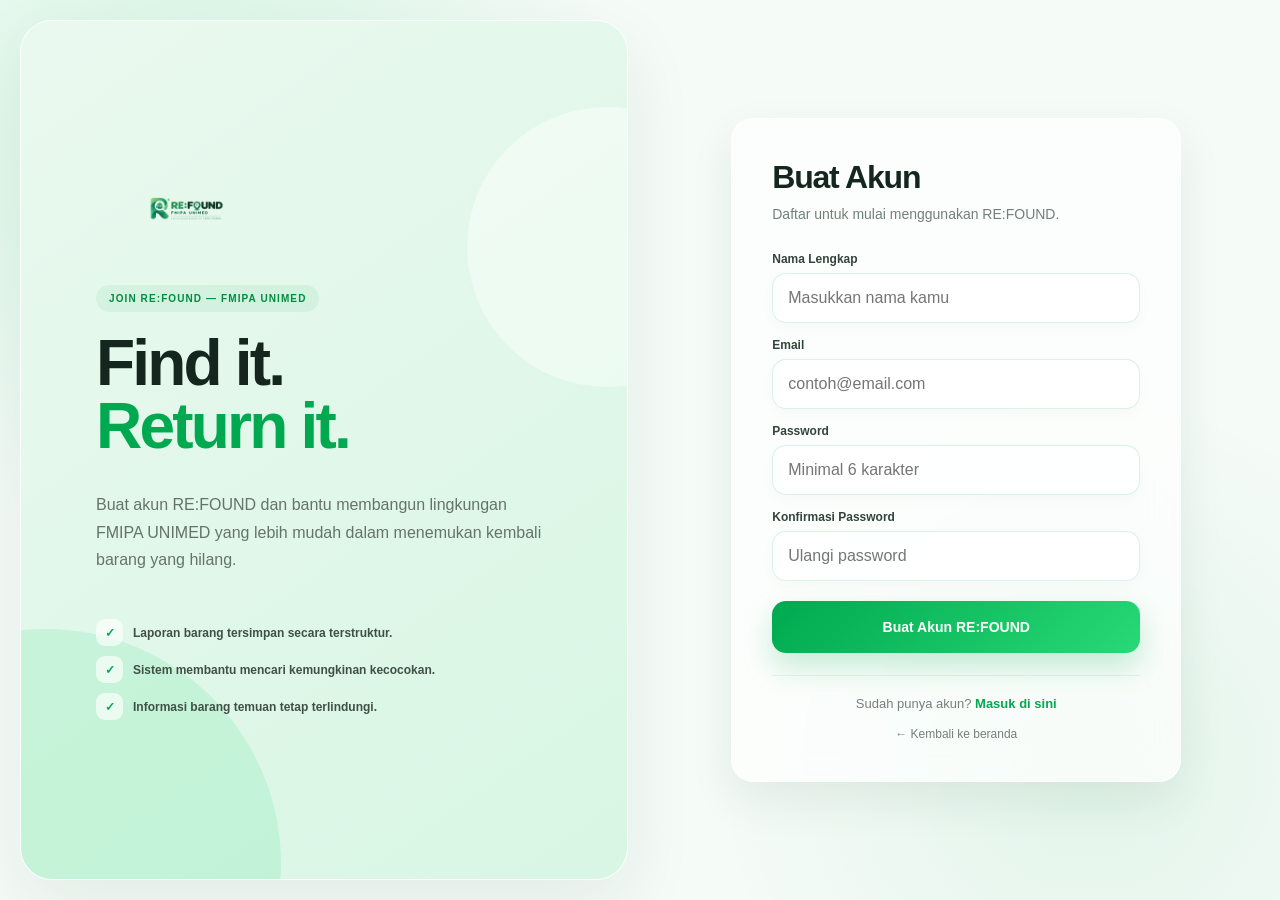
<file: pages/register.html>
<!DOCTYPE html>
<html lang="id">

<head>

    <meta charset="UTF-8">

    <meta
        name="viewport"
        content="width=device-width, initial-scale=1.0, viewport-fit=cover"
    >

    <title>Daftar — RE:FOUND FMIPA UNIMED</title>

    <link rel="stylesheet" href="../css/style.css">


    <style>

        body {
            overflow-x: hidden;
        }


        .register-page {

            min-height: 100vh;

            display: grid;

            grid-template-columns: 1fr 1fr;

            gap: 25px;

            padding: 20px;

            background:
                radial-gradient(
                    circle at 15% 15%,
                    rgba(40,217,118,0.16),
                    transparent 32%
                ),

                radial-gradient(
                    circle at 85% 85%,
                    rgba(0,169,79,0.08),
                    transparent 28%
                ),

                #f5fbf7;

        }


        /* LEFT */

        .register-info {

            position: relative;

            min-height:
                calc(100vh - 40px);

            overflow: hidden;

            display: flex;

            flex-direction: column;

            justify-content: center;

            padding: clamp(35px, 6vw, 75px);

            border-radius: 32px;

            background:
                linear-gradient(
                    145deg,
                    #eaf9ef,
                    #d8f6e4
                );

            border:
                1px solid
                rgba(255,255,255,0.9);

            box-shadow:
                0 25px 70px
                rgba(20,60,38,0.08);

            animation:
                registerSlide
                0.7s
                cubic-bezier(.22,1,.36,1);

        }


        .register-info::before {

            content: "";

            position: absolute;

            width: 470px;
            height: 470px;

            left: -210px;
            bottom: -220px;

            border-radius: 50%;

            background:
                rgba(40,217,118,0.14);

        }


        .register-info::after {

            content: "";

            position: absolute;

            width: 280px;
            height: 280px;

            right: -120px;
            top: 10%;

            border-radius: 50%;

            background:
                rgba(255,255,255,0.40);

        }


        .register-logo {

            position: relative;

            z-index: 2;

            margin-bottom: 45px;

        }


        .register-logo img {

            width: 180px;

            height: auto;

            max-height: 60px;

            object-fit: contain;

        }


        .register-kicker {

            position: relative;

            z-index: 2;

            display: inline-flex;

            width: fit-content;

            padding: 8px 13px;

            border-radius: 999px;

            background:
                rgba(0,169,79,0.08);

            color:
                #008c42;

            font-size: 10px;

            font-weight: 850;

            letter-spacing: 1.1px;

        }


        .register-info h1 {

            position: relative;

            z-index: 2;

            margin: 20px 0 18px;

            max-width: 650px;

            font-size:
                clamp(40px, 5vw, 68px);

            line-height: 0.98;

            letter-spacing: -2.8px;

        }


        .register-info h1 span {

            color:
                #00a94f;

        }


        .register-description {

            position: relative;

            z-index: 2;

            max-width: 560px;

            color:
                #66736b;

            font-size: 16px;

            line-height: 1.7;

        }


        .register-points {

            position: relative;

            z-index: 2;

            display: grid;

            gap: 10px;

            margin-top: 30px;

        }


        .register-point {

            display: flex;

            align-items: center;

            gap: 10px;

            color: #405047;

            font-size: 12px;

            font-weight: 700;

        }


        .register-point-icon {

            width: 27px;

            height: 27px;

            flex-shrink: 0;

            display: grid;

            place-items: center;

            border-radius: 9px;

            background:
                rgba(255,255,255,0.65);

            color:
                #00a94f;

        }


        /* RIGHT CARD */

        .register-form-side {

            min-width: 0;

            display: flex;

            align-items: center;

            justify-content: center;

            padding: 30px;

        }


        .register-card {

            width:
                min(450px, 100%);

            padding:
                clamp(25px, 4vw, 40px);

            border-radius: 30px;

            background:
                rgba(255,255,255,0.76);

            border:
                1px solid
                rgba(255,255,255,0.95);

            box-shadow:
                0 30px 80px
                rgba(20,60,38,0.12);

            backdrop-filter:
                blur(28px);

            -webkit-backdrop-filter:
                blur(28px);

            animation:
                registerPopup
                0.65s
                cubic-bezier(.22,1,.36,1);

        }


        .register-header {

            margin-bottom: 27px;

        }


        .register-header h2 {

            margin: 0 0 8px;

            font-size: 32px;

            letter-spacing: -1.2px;

        }


        .register-header p {

            margin: 0;

            color: #718078;

            font-size: 14px;

            line-height: 1.5;

        }


        .register-form {

            display: grid;

            gap: 15px;

        }


        .register-form .form-group {

            display: grid;

            gap: 7px;

        }


        .register-form label {

            font-size: 12px;

            font-weight: 800;

            color: #33443a;

        }


        .register-form input {

            width: 100%;

            height: 49px;

            padding:
                0 15px;

            border:
                1px solid
                rgba(0,0,0,0.08);

            border-radius: 14px;

            outline: none;

            color: #17241c;

            background:
                rgba(248,252,249,0.88);

            transition:
                0.25s ease;

        }


        .register-form input:focus {

            border-color:
                rgba(0,169,79,0.42);

            background: white;

            box-shadow:
                0 0 0 4px
                rgba(0,169,79,0.08);

        }


        .register-submit {

            width: 100%;

            height: 52px;

            margin-top: 5px;

            border: none;

            border-radius: 15px;

            cursor: pointer;

            color: white;

            font-size: 14px;

            font-weight: 800;

            background:
                linear-gradient(
                    135deg,
                    #00a94f,
                    #28d976
                );

            box-shadow:
                0 14px 30px
                rgba(0,169,79,0.22);

            transition:
                0.28s
                cubic-bezier(.22,1,.36,1);

        }


        .register-submit:hover {

            transform:
                translateY(-2px);

            box-shadow:
                0 18px 35px
                rgba(0,169,79,0.28);

        }


        .register-submit:active {

            transform:
                scale(0.98);

        }


        .register-alert {

            margin-bottom: 18px;

            padding: 13px 15px;

            border-radius: 13px;

            font-size: 13px;

            line-height: 1.45;

            animation:
                registerPopup
                0.4s ease;

        }


        .register-alert.error {

            color: #a92f2f;

            background:
                #fff1f1;

            border:
                1px solid
                rgba(214,69,69,0.10);

        }


        .login-link {

            margin-top: 22px;

            padding-top: 20px;

            border-top:
                1px solid
                rgba(0,0,0,0.06);

            text-align: center;

            color: #758078;

            font-size: 13px;

        }


        .login-link a {

            color: #00a94f;

            font-weight: 800;

            text-decoration: none;

        }


        .back-home {

            display: flex;

            justify-content: center;

            margin-top: 16px;

        }


        .back-home a {

            color: #758078;

            text-decoration: none;

            font-size: 12px;

            transition: 0.2s ease;

        }


        .back-home a:hover {

            color: #00a94f;

        }


        @keyframes registerPopup {

            from {

                opacity: 0;

                transform:
                    translateY(22px)
                    scale(0.97);

            }

            to {

                opacity: 1;

                transform:
                    translateY(0)
                    scale(1);

            }

        }


        @keyframes registerSlide {

            from {

                opacity: 0;

                transform:
                    translateX(25px);

            }

            to {

                opacity: 1;

                transform:
                    translateX(0);

            }

        }


        /* TABLET */

        @media (max-width: 900px) {

            .register-page {

                grid-template-columns: 1fr;

            }

            .register-info {

                min-height: 420px;

                padding: 45px;

            }

            .register-form-side {

                padding:
                    15px 25px 35px;

            }

        }


        /* MOBILE */

        @media (max-width: 600px) {

            .register-page {

                display: block;

                padding: 10px;

            }

            .register-info {

                min-height: 350px;

                padding: 28px 23px;

                border-radius: 24px;

            }

            .register-logo {

                margin-bottom: 28px;

            }

            .register-logo img {

                width: 145px;

                max-height: 48px;

            }

            .register-info h1 {

                font-size: 38px;

                letter-spacing: -1.8px;

            }

            .register-description {

                font-size: 13px;

            }

            .register-points {

                margin-top: 20px;

            }

            .register-form-side {

                padding:
                    18px 5px 30px;

            }

            .register-card {

                border-radius: 24px;

                padding:
                    25px 20px;

            }

            .register-header h2 {

                font-size: 29px;

            }

        }


        @media (max-width: 380px) {

            .register-info {

                min-height: 320px;

            }

            .register-info h1 {

                font-size: 34px;

            }

        }

    </style>

<script src="../js/store.js"></script>
<script>RF.redirectIfLoggedIn();</script>
<link rel="stylesheet" href="../css/theme.css">
</head>


<body>


<div class="register-page">


    <!-- =================================================
         LEFT
    ================================================== -->

    <section class="register-info">


        <a
            href="../index.html"
            class="register-logo"
        >

            <img
                src="../assets/refound-logo.png"
                alt="RE:FOUND FMIPA UNIMED"
            >

        </a>


        <div class="register-kicker">

            JOIN RE:FOUND — FMIPA UNIMED

        </div>


        <h1>

            Find it.

            <br>

            <span>Return it.</span>

        </h1>


        <p class="register-description">

            Buat akun RE:FOUND dan bantu membangun
            lingkungan FMIPA UNIMED yang lebih mudah
            dalam menemukan kembali barang yang hilang.

        </p>


        <div class="register-points">


            <div class="register-point">

                <div class="register-point-icon">
                    ✓
                </div>

                Laporan barang tersimpan secara terstruktur.

            </div>


            <div class="register-point">

                <div class="register-point-icon">
                    ✓
                </div>

                Sistem membantu mencari kemungkinan kecocokan.

            </div>


            <div class="register-point">

                <div class="register-point-icon">
                    ✓
                </div>

                Informasi barang temuan tetap terlindungi.

            </div>


        </div>


    </section>



    <!-- =================================================
         REGISTER CARD
    ================================================== -->

    <section class="register-form-side">


        <div class="register-card">


            <div class="register-header">

                <h2>
                    Buat Akun
                </h2>

                <p>
                    Daftar untuk mulai menggunakan RE:FOUND.
                </p>

            </div>


            <div id="rf-alert"></div>


            <form id="register-form" class="register-form"
            >


                <div class="form-group">

                    <label for="name">
                        Nama Lengkap
                    </label>

                    <input
                        type="text"
                        id="name"
                        name="name"
                        placeholder="Masukkan nama kamu"
                        autocomplete="name"
                        required
                    >

                </div>


                <div class="form-group">

                    <label for="email">
                        Email
                    </label>

                    <input
                        type="email"
                        id="email"
                        name="email"
                        placeholder="contoh@email.com"
                        autocomplete="email"
                        required
                    >

                </div>


                <div class="form-group">

                    <label for="password">
                        Password
                    </label>

                    <input
                        type="password"
                        id="password"
                        name="password"
                        placeholder="Minimal 6 karakter"
                        autocomplete="new-password"
                        required
                    >

                </div>


                <div class="form-group">

                    <label for="confirm_password">
                        Konfirmasi Password
                    </label>

                    <input
                        type="password"
                        id="confirm_password"
                        name="confirm_password"
                        placeholder="Ulangi password"
                        autocomplete="new-password"
                        required
                    >

                </div>


                <button
                    type="submit"
                    class="register-submit"
                >

                    Buat Akun RE:FOUND

                </button>


            </form>


            <div class="login-link">

                Sudah punya akun?

                <a href="login.html">
                    Masuk di sini
                </a>

            </div>


            <div class="back-home">

                <a href="../index.html">

                    ← Kembali ke beranda

                </a>

            </div>


        </div>


    </section>


</div>



<script>
(function () {
    var box = document.getElementById("rf-alert");
    RF.onSubmit(document.getElementById("register-form"), async function () {
        var f = document.getElementById("register-form");
        var r = await RF.register(
            f.elements["name"].value,
            f.elements["email"].value,
            f.elements["password"].value,
            f.elements["confirm_password"].value
        );
        if (r.ok) { location.href = "login.html?registered=1"; return; }
        RF.showAlert(box, "register-alert", "error", r.message);
    });
})();
</script>
<script src="../js/ui.js"></script>
</body>

</html>
</file>
<file: css/style.css>
/* =========================================================
   RE:FOUND — FMIPA UNIMED
   FULL UI / UX CSS
   Responsive Desktop + Tablet + Android + iPhone
========================================================= */


/* =========================================================
   ROOT
========================================================= */

:root {

    --green: #00a94f;
    --green-dark: #007f3b;
    --green-light: #28d976;

    --mint: #e9faef;
    --mint-soft: #f5fcf7;

    --white: #ffffff;

    --text: #17241c;
    --text-soft: #66736b;

    --border: rgba(0, 169, 79, 0.12);

    --danger: #d64545;
    --warning: #b98200;

    --shadow-sm:
        0 8px 25px rgba(20, 60, 38, 0.06);

    --shadow-md:
        0 18px 50px rgba(20, 60, 38, 0.10);

    --shadow-lg:
        0 30px 80px rgba(20, 60, 38, 0.14);

    --radius-sm: 12px;
    --radius-md: 20px;
    --radius-lg: 28px;

    --transition:
        0.28s cubic-bezier(0.22, 1, 0.36, 1);
}


/* =========================================================
   RESET
========================================================= */

* {
    box-sizing: border-box;
}

html {
    scroll-behavior: smooth;
}

body {
    margin: 0;

    min-height: 100vh;

    font-family:
        Inter,
        "Segoe UI",
        Roboto,
        Arial,
        sans-serif;

    color: var(--text);

    background:
        radial-gradient(
            circle at 85% 5%,
            rgba(40, 217, 118, 0.13),
            transparent 30%
        ),

        linear-gradient(
            180deg,
            #ffffff 0%,
            #f7fcf9 100%
        );

    -webkit-font-smoothing: antialiased;

    text-rendering: optimizeLegibility;
}

body.modal-open {
    overflow: hidden;
}

a {
    color: inherit;
}

button,
input,
select,
textarea {
    font: inherit;
}

button,
a {
    -webkit-tap-highlight-color: transparent;
}

img {
    display: block;

    max-width: 100%;

    height: auto;
}


/* =========================================================
   SCROLLBAR
========================================================= */

::-webkit-scrollbar {
    width: 8px;
}

::-webkit-scrollbar-track {
    background: #f2f8f4;
}

::-webkit-scrollbar-thumb {
    background: rgba(0, 169, 79, 0.25);

    border-radius: 20px;
}

::-webkit-scrollbar-thumb:hover {
    background: rgba(0, 169, 79, 0.42);
}


/* =========================================================
   GLOBAL CONTAINER
========================================================= */

.container {
    width: min(
        1180px,
        calc(100% - 40px)
    );

    margin: 0 auto;
}


/* =========================================================
   GLASS
========================================================= */

.glass {
    background:
        rgba(255, 255, 255, 0.68);

    border:
        1px solid rgba(255, 255, 255, 0.90);

    box-shadow:
        var(--shadow-md);

    backdrop-filter:
        blur(22px);

    -webkit-backdrop-filter:
        blur(22px);
}


/* =========================================================
   NAVBAR
========================================================= */

.navbar {

    position: sticky;

    top: 0;

    z-index: 1000;

    width: 100%;

    min-height: 72px;

    padding:
        max(12px, env(safe-area-inset-top))
        24px
        12px;

    display: flex;

    align-items: center;

    justify-content: space-between;

    gap: 25px;

    background:
        rgba(255, 255, 255, 0.80);

    border-bottom:
        1px solid rgba(0, 169, 79, 0.08);

    backdrop-filter:
        blur(20px);

    -webkit-backdrop-filter:
        blur(20px);
}


/* =========================================================
   LOGO
========================================================= */

.brand-logo {

    display: flex;

    align-items: center;

    justify-content: flex-start;

    flex-shrink: 0;

    width: auto;

    min-width: 0;

    text-decoration: none;

    line-height: 0;
}


/*
   IMPORTANT:
   Jangan kasih display:none.
   Logo akan tetap muncul selama file:
   assets/refound-logo.png
   benar-benar ada.
*/

.brand-logo img {

    display: block !important;

    visibility: visible !important;

    opacity: 1 !important;

    width: 175px;

    max-width: 175px;

    height: auto;

    max-height: 58px;

    object-fit: contain;

    object-position: left center;

    flex-shrink: 0;

    transition:
        transform 0.28s
        cubic-bezier(0.22, 1, 0.36, 1);
}

.brand-logo:hover img {
    transform: translateY(-2px);
}


/* =========================================================
   NAVIGATION
========================================================= */

.navbar nav {

    display: flex;

    align-items: center;

    justify-content: center;

    gap: 28px;

    flex: 1;
}

.navbar nav a {

    position: relative;

    text-decoration: none;

    color: var(--text-soft);

    font-size: 14px;

    font-weight: 650;

    transition:
        color var(--transition);
}

.navbar nav a:hover,
.navbar nav a.active {

    color: var(--green);
}

.navbar nav a::after {

    content: "";

    position: absolute;

    left: 0;

    bottom: -8px;

    width: 0;

    height: 2px;

    border-radius: 20px;

    background:
        linear-gradient(
            90deg,
            var(--green),
            var(--green-light)
        );

    transition:
        width var(--transition);
}

.navbar nav a:hover::after,
.navbar nav a.active::after {

    width: 100%;
}


/* =========================================================
   NAV BUTTONS
========================================================= */

.nav-buttons {

    display: flex;

    align-items: center;

    gap: 9px;

    flex-shrink: 0;
}

.login-btn,
.register-btn {

    display: inline-flex;

    align-items: center;

    justify-content: center;

    min-height: 42px;

    padding:
        0 17px;

    border-radius: 13px;

    text-decoration: none;

    font-size: 13px;

    font-weight: 750;

    transition:
        transform var(--transition),
        background var(--transition),
        box-shadow var(--transition);
}

.login-btn {

    color: var(--green);

    background:
        rgba(0, 169, 79, 0.07);
}

.login-btn:hover {

    background:
        rgba(0, 169, 79, 0.13);

    transform:
        translateY(-2px);
}

.register-btn {

    color: white;

    background:
        linear-gradient(
            135deg,
            var(--green),
            var(--green-light)
        );

    box-shadow:
        0 10px 22px
        rgba(0, 169, 79, 0.20);
}

.register-btn:hover {

    transform:
        translateY(-2px);

    box-shadow:
        0 14px 28px
        rgba(0, 169, 79, 0.27);
}


/* =========================================================
   HERO
========================================================= */

.hero {

    position: relative;

    width:
        min(
            1180px,
            calc(100% - 40px)
        );

    min-height: 680px;

    margin:
        0 auto;

    padding:
        75px 0;

    display: grid;

    grid-template-columns:
        1.05fr
        0.95fr;

    align-items: center;

    gap: 60px;

    overflow: hidden;
}

.hero::before {

    content: "";

    position: absolute;

    width: 450px;

    height: 450px;

    right: -150px;

    top: 20px;

    border-radius: 50%;

    background:
        radial-gradient(
            circle,
            rgba(40, 217, 118, 0.16),
            transparent 68%
        );

    pointer-events: none;
}


/* =========================================================
   HERO CONTENT
========================================================= */

.hero-content {

    position: relative;

    z-index: 2;
}

.hero-label {

    display: inline-flex;

    align-items: center;

    gap: 8px;

    padding:
        8px 13px;

    border-radius: 999px;

    color: var(--green);

    background:
        rgba(0, 169, 79, 0.08);

    font-size: 11px;

    font-weight: 850;

    letter-spacing: 1px;
}

.hero-label::before {

    content: "";

    width: 7px;

    height: 7px;

    border-radius: 50%;

    background:
        var(--green-light);

    box-shadow:
        0 0 0 5px
        rgba(40, 217, 118, 0.12);
}

.hero h1 {

    margin:
        22px 0 20px;

    max-width: 700px;

    font-size:
        clamp(
            44px,
            6vw,
            76px
        );

    line-height: 0.98;

    letter-spacing: -3px;
}

.hero h1 span {

    color:
        var(--green);
}

.hero-description {

    max-width: 590px;

    margin: 0;

    color:
        var(--text-soft);

    font-size: 17px;

    line-height: 1.75;
}


/* =========================================================
   HERO BUTTONS
========================================================= */

.hero-buttons {

    display: flex;

    flex-wrap: wrap;

    gap: 13px;

    margin-top: 32px;
}

.primary-btn,
.secondary-btn {

    min-height: 51px;

    padding:
        0 21px;

    display: inline-flex;

    align-items: center;

    justify-content: center;

    border-radius: 15px;

    text-decoration: none;

    font-size: 13px;

    font-weight: 800;

    transition:
        transform var(--transition),
        box-shadow var(--transition),
        background var(--transition);
}

.primary-btn {

    color: white;

    background:
        linear-gradient(
            135deg,
            var(--green),
            var(--green-light)
        );

    box-shadow:
        0 15px 30px
        rgba(0, 169, 79, 0.20);
}

.primary-btn:hover {

    transform:
        translateY(-3px);

    box-shadow:
        0 20px 35px
        rgba(0, 169, 79, 0.27);
}

.secondary-btn {

    color:
        var(--green);

    background:
        rgba(255,255,255,0.72);

    border:
        1px solid
        rgba(0, 169, 79, 0.15);

    backdrop-filter:
        blur(15px);
}

.secondary-btn:hover {

    transform:
        translateY(-3px);

    background:
        var(--mint);
}


/* =========================================================
   HERO VISUAL
========================================================= */

.hero-visual {

    position: relative;

    min-height: 470px;

    display: grid;

    place-items: center;
}

.glass-orb {

    position: absolute;

    width: 390px;

    height: 390px;

    border-radius: 50%;

    background:
        radial-gradient(
            circle at 35% 30%,
            rgba(255,255,255,0.95),
            rgba(220,250,231,0.72)
        );

    box-shadow:
        inset 0 0 50px
        rgba(255,255,255,0.8),

        0 30px 80px
        rgba(0,169,79,0.13);
}

.visual-card {

    position: relative;

    z-index: 2;

    width:
        min(
            420px,
            90%
        );

    padding:
        30px;

    border-radius: 30px;

    background:
        linear-gradient(
            145deg,
            rgba(255,255,255,0.86),
            rgba(241,252,245,0.72)
        );

    border:
        1px solid
        rgba(255,255,255,0.95);

    box-shadow:
        0 30px 80px
        rgba(28,70,44,0.14);

    backdrop-filter:
        blur(25px);

    -webkit-backdrop-filter:
        blur(25px);

    animation:
        floatCard 5s
        ease-in-out
        infinite;
}

.visual-icon {

    width: 75px;

    height: 75px;

    display: grid;

    place-items: center;

    margin-bottom: 22px;

    border-radius: 23px;

    font-size: 35px;

    background:
        linear-gradient(
            135deg,
            var(--green),
            var(--green-light)
        );

    box-shadow:
        0 15px 30px
        rgba(0,169,79,0.20);
}

.visual-card h3 {

    margin:
        0 0 8px;

    font-size: 25px;

    line-height: 1.15;
}

.visual-card p {

    margin: 0;

    color:
        var(--text-soft);

    line-height: 1.6;
}

.match-preview {

    margin-top: 25px;

    padding: 18px;

    display: flex;

    align-items: center;

    justify-content: space-between;

    gap: 15px;

    border-radius: 18px;

    background:
        rgba(255,255,255,0.72);

    border:
        1px solid
        rgba(0,169,79,0.09);
}

.match-preview span {

    display: block;

    font-size: 11px;

    color:
        var(--text-soft);
}

.match-preview strong {

    display: block;

    margin-top: 3px;

    font-size: 28px;

    color:
        var(--green);
}

.match-status {

    padding:
        8px 11px;

    border-radius: 999px;

    background:
        var(--mint);

    color:
        var(--green);

    font-size: 11px;

    font-weight: 800;

    white-space: nowrap;
}


/* =========================================================
   STATS / STEPS
========================================================= */

.stats-section {

    width:
        min(
            1180px,
            calc(100% - 40px)
        );

    margin:
        0 auto 80px;

    display:
        grid;

    grid-template-columns:
        repeat(3, 1fr);

    overflow:
        hidden;

    border-radius:
        25px;

    background:
        linear-gradient(
            135deg,
            #effbf3,
            #ffffff
        );

    border:
        1px solid
        rgba(0,169,79,0.08);

    box-shadow:
        var(--shadow-sm);
}

.stat-item {

    padding:
        28px;

    text-align:
        center;

    border-right:
        1px solid
        rgba(0,169,79,0.08);
}

.stat-item:last-child {
    border-right: none;
}

.stat-item strong {

    display:
        block;

    color:
        var(--green);

    font-size:
        34px;
}

.stat-item span {

    color:
        var(--text-soft);

    font-size:
        13px;
}


/* =========================================================
   FEATURES
========================================================= */

.features {

    padding:
        100px 20px;
}

.section-heading {

    max-width:
        700px;

    margin:
        0 auto 50px;

    text-align:
        center;
}

.section-heading p {

    margin:
        0 0 10px;

    color:
        var(--green);

    font-size:
        12px;

    font-weight:
        850;

    letter-spacing:
        1.4px;
}

.section-heading h2 {

    margin:
        0;

    font-size:
        clamp(
            32px,
            5vw,
            50px
        );

    line-height:
        1.08;

    letter-spacing:
        -1.7px;
}

.feature-container {

    width:
        min(
            1180px,
            100%
        );

    margin:
        auto;

    display:
        grid;

    grid-template-columns:
        repeat(3, 1fr);

    gap:
        20px;
}

.feature-card {

    position:
        relative;

    padding:
        30px;

    border-radius:
        var(--radius-md);

    background:
        rgba(255,255,255,0.67);

    border:
        1px solid
        rgba(255,255,255,0.95);

    box-shadow:
        var(--shadow-sm);

    backdrop-filter:
        blur(20px);

    -webkit-backdrop-filter:
        blur(20px);

    transition:
        transform var(--transition),
        box-shadow var(--transition);
}

.feature-card:hover {

    transform:
        translateY(-7px);

    box-shadow:
        var(--shadow-md);
}

.feature-icon {

    width:
        52px;

    height:
        52px;

    display:
        grid;

    place-items:
        center;

    border-radius:
        16px;

    background:
        var(--mint);

    color:
        var(--green);

    font-size:
        23px;

    margin-bottom:
        20px;
}

.feature-card h3 {

    margin:
        0 0 10px;

    font-size:
        20px;
}

.feature-card p {

    margin:
        0;

    color:
        var(--text-soft);

    line-height:
        1.65;
}


/* =========================================================
   FOOTER
========================================================= */

footer {

    padding:
        50px 20px
        max(30px, env(safe-area-inset-bottom));

    text-align:
        center;

    border-top:
        1px solid
        rgba(0,169,79,0.08);

    background:
        rgba(255,255,255,0.72);
}

.footer-logo {

    display:
        flex;

    align-items:
        center;

    justify-content:
        center;

    margin-bottom:
        12px;
}

.footer-logo img {

    display:
        block;

    width:
        155px;

    height:
        auto;

    max-height:
        55px;

    object-fit:
        contain;
}

footer p {

    color:
        var(--text-soft);

    font-size:
        14px;
}

.copyright {

    margin-top:
        30px;

    font-size:
        12px;
}


/* =========================================================
   AUTH PAGE
========================================================= */

.auth-page {

    min-height:
        100vh;

    display:
        grid;

    grid-template-columns:
        1fr 1fr;

    gap:
        20px;

    padding:
        20px;

    background:
        radial-gradient(
            circle at 85% 15%,
            rgba(40,217,118,0.15),
            transparent 30%
        ),

        #f6fcf8;
}

.auth-brand-panel {

    position:
        relative;

    min-height:
        calc(100vh - 40px);

    padding:
        55px;

    display:
        flex;

    flex-direction:
        column;

    justify-content:
        center;

    overflow:
        hidden;

    border-radius:
        30px;

    background:
        linear-gradient(
            145deg,
            #eaf9ef,
            #d7f5e2
        );
}

.auth-brand-panel::before {

    content:
        "";

    position:
        absolute;

    width:
        450px;

    height:
        450px;

    right:
        -180px;

    bottom:
        -150px;

    border-radius:
        50%;

    background:
        rgba(40,217,118,0.14);
}

.auth-brand-panel h1 {

    position:
        relative;

    z-index:
        1;

    max-width:
        650px;

    margin:
        30px 0 20px;

    font-size:
        clamp(
            42px,
            5vw,
            68px
        );

    line-height:
        1;

    letter-spacing:
        -2.5px;
}

.auth-brand-panel h1 span {
    color:
        var(--green);
}

.auth-brand-panel p {

    position:
        relative;

    z-index:
        1;

    max-width:
        580px;

    color:
        var(--text-soft);

    font-size:
        16px;

    line-height:
        1.7;
}

.auth-illustration {

    position:
        relative;

    z-index:
        1;

    margin-top:
        40px;

    min-height:
        230px;

    display:
        grid;

    place-items:
        center;

    font-size:
        100px;
}

.auth-form-panel {

    display:
        flex;

    align-items:
        center;

    justify-content:
        center;

    padding:
        35px;
}

.auth-card {

    width:
        min(
            450px,
            100%
        );

    padding:
        38px;

    border-radius:
        28px;

    background:
        rgba(255,255,255,0.74);

    border:
        1px solid
        rgba(255,255,255,0.95);

    box-shadow:
        var(--shadow-lg);

    backdrop-filter:
        blur(25px);

    -webkit-backdrop-filter:
        blur(25px);

    animation:
        popupIn
        0.55s
        cubic-bezier(0.22,1,0.36,1);
}

.auth-card h2 {

    margin:
        0 0 8px;

    font-size:
        32px;

    letter-spacing:
        -1px;
}

.auth-card > p {

    margin:
        0 0 30px;

    color:
        var(--text-soft);
}

.auth-form {

    display:
        grid;

    gap:
        17px;
}

.form-group {

    display:
        grid;

    gap:
        7px;
}

.form-group label {

    font-size:
        13px;

    font-weight:
        750;
}

.form-group input,
.form-group select,
.form-group textarea {

    width:
        100%;

    min-height:
        48px;

    border:
        1px solid
        rgba(0,0,0,0.08);

    outline:
        none;

    background:
        rgba(255,255,255,0.75);

    color:
        var(--text);

    border-radius:
        14px;

    padding:
        14px 15px;

    transition:
        border-color var(--transition),
        box-shadow var(--transition);
}

.form-group input:focus,
.form-group select:focus,
.form-group textarea:focus {

    border-color:
        rgba(0,169,79,0.45);

    box-shadow:
        0 0 0 4px
        rgba(0,169,79,0.08);
}

.form-group textarea {

    min-height:
        120px;

    resize:
        vertical;
}

.submit-button {

    width:
        100%;

    min-height:
        50px;

    border:
        0;

    border-radius:
        14px;

    color:
        white;

    background:
        linear-gradient(
            135deg,
            var(--green),
            var(--green-light)
        );

    font-weight:
        800;

    cursor:
        pointer;

    box-shadow:
        0 12px 25px
        rgba(0,169,79,0.20);

    transition:
        transform var(--transition),
        box-shadow var(--transition);
}

.submit-button:hover {

    transform:
        translateY(-2px);

    box-shadow:
        0 16px 30px
        rgba(0,169,79,0.25);
}

.submit-button:active {

    transform:
        scale(0.98);
}

.submit-button:disabled {

    opacity:
        0.65;

    cursor:
        wait;
}

.auth-switch {

    margin-top:
        23px;

    text-align:
        center;

    font-size:
        14px;

    color:
        var(--text-soft);
}

.auth-switch a {

    color:
        var(--green);

    font-weight:
        750;

    text-decoration:
        none;
}


/* =========================================================
   ALERT / TOAST
========================================================= */

.toast {

    position:
        fixed;

    right:
        22px;

    bottom:
        22px;

    z-index:
        5000;

    width:
        min(
            390px,
            calc(100% - 30px)
        );

    padding:
        16px 18px;

    display:
        flex;

    align-items:
        flex-start;

    gap:
        12px;

    border-radius:
        18px;

    background:
        rgba(255,255,255,0.82);

    border:
        1px solid
        rgba(255,255,255,0.95);

    box-shadow:
        var(--shadow-lg);

    backdrop-filter:
        blur(24px);

    -webkit-backdrop-filter:
        blur(24px);

    animation:
        toastIn
        0.5s
        cubic-bezier(0.22,1,0.36,1)
        forwards;
}

.toast.success {

    border-left:
        4px solid
        var(--green);
}

.toast.error {

    border-left:
        4px solid
        var(--danger);
}

.toast-icon {

    font-size:
        20px;
}

.toast-content strong {

    display:
        block;

    margin-bottom:
        3px;
}

.toast-content span {

    color:
        var(--text-soft);

    font-size:
        13px;

    line-height:
        1.45;
}

.toast.hide {

    animation:
        toastOut
        0.35s
        ease
        forwards;
}


/* =========================================================
   REPORT PAGE
========================================================= */

.report-page {

    min-height:
        100vh;

    padding:
        55px 20px;
}

.report-wrapper {

    width:
        min(
            760px,
            100%
        );

    margin:
        auto;
}

.back-link {

    display:
        inline-flex;

    align-items:
        center;

    gap:
        7px;

    margin-bottom:
        20px;

    color:
        var(--green);

    text-decoration:
        none;

    font-size:
        14px;

    font-weight:
        700;
}

.report-card {

    padding:
        clamp(
            25px,
            5vw,
            45px
        );

    border-radius:
        30px;

    background:
        rgba(255,255,255,0.73);

    border:
        1px solid
        rgba(255,255,255,0.95);

    box-shadow:
        var(--shadow-lg);

    backdrop-filter:
        blur(25px);

    -webkit-backdrop-filter:
        blur(25px);

    animation:
        popupIn
        0.55s
        cubic-bezier(0.22,1,0.36,1);
}

.report-header {

    margin-bottom:
        30px;
}

.report-header h1 {

    margin:
        0 0 8px;

    font-size:
        clamp(
            30px,
            5vw,
            44px
        );

    letter-spacing:
        -1.5px;
}

.report-header p {

    margin:
        0;

    color:
        var(--text-soft);
}

.report-form {

    display:
        grid;

    gap:
        18px;
}

.form-grid {

    display:
        grid;

    grid-template-columns:
        1fr 1fr;

    gap:
        18px;
}

.upload-box {

    padding:
        20px;

    border:
        1.5px dashed
        rgba(0,146,63,0.25);

    border-radius:
        17px;

    background:
        var(--mint-soft);
}

.upload-box input {

    margin-top:
        10px;
}

.upload-note {

    margin-top:
        8px;

    color:
        var(--text-soft);

    font-size:
        12px;

    line-height:
        1.5;
}


/* =========================================================
   DASHBOARD
========================================================= */

.dashboard-shell {

    min-height:
        100vh;

    display:
        grid;

    grid-template-columns:
        250px 1fr;
}

.sidebar {

    position:
        sticky;

    top:
        0;

    height:
        100vh;

    padding:
        25px 17px;

    display:
        flex;

    flex-direction:
        column;

    color:
        white;

    background:
        linear-gradient(
            180deg,
            #07351e,
            #005e2d
        );
}

.sidebar-brand {

    padding:
        5px 10px 30px;
}

.sidebar-brand strong {

    font-size:
        20px;
}

.sidebar-brand span {

    color:
        #63e18e;
}

.sidebar-brand small {

    display:
        block;

    margin-top:
        4px;

    opacity:
        0.65;

    font-size:
        10px;

    letter-spacing:
        1px;
}

.sidebar-nav {

    display:
        grid;

    gap:
        7px;
}

.sidebar-nav a {

    display:
        flex;

    align-items:
        center;

    gap:
        11px;

    padding:
        12px 13px;

    border-radius:
        13px;

    color:
        rgba(255,255,255,0.75);

    text-decoration:
        none;

    font-size:
        13px;

    font-weight:
        650;

    transition:
        var(--transition);
}

.sidebar-nav a:hover,
.sidebar-nav a.active {

    color:
        white;

    background:
        rgba(255,255,255,0.12);
}

.sidebar-bottom {

    margin-top:
        auto;
}

.sidebar-bottom a {

    color:
        rgba(255,255,255,0.72);

    text-decoration:
        none;

    font-size:
        13px;
}

.dashboard-main {

    min-width:
        0;

    padding:
        35px;
}

.dashboard-topbar {

    display:
        flex;

    align-items:
        center;

    justify-content:
        space-between;

    gap:
        20px;

    margin-bottom:
        35px;
}

.dashboard-title h1 {

    margin:
        0 0 6px;

    font-size:
        clamp(
            30px,
            4vw,
            45px
        );

    letter-spacing:
        -1.5px;
}

.dashboard-title p {

    margin:
        0;

    color:
        var(--text-soft);
}

.profile-pill {

    padding:
        10px 15px;

    border-radius:
        999px;

    background:
        rgba(255,255,255,0.7);

    border:
        1px solid
        rgba(0,146,63,0.09);

    box-shadow:
        var(--shadow-sm);

    font-size:
        13px;

    font-weight:
        700;
}

.dashboard-stats {

    display:
        grid;

    grid-template-columns:
        repeat(3,1fr);

    gap:
        17px;

    margin-bottom:
        22px;
}

.dashboard-stat {

    padding:
        23px;

    border-radius:
        21px;

    background:
        rgba(255,255,255,0.72);

    border:
        1px solid
        rgba(255,255,255,0.95);

    box-shadow:
        var(--shadow-sm);

    transition:
        var(--transition);
}

.dashboard-stat:hover {

    transform:
        translateY(-4px);

    box-shadow:
        var(--shadow-md);
}

.dashboard-stat span {

    color:
        var(--text-soft);

    font-size:
        12px;
}

.dashboard-stat strong {

    display:
        block;

    margin-top:
        7px;

    font-size:
        35px;

    color:
        var(--green);
}

.dashboard-grid {

    display:
        grid;

    grid-template-columns:
        1.1fr 0.9fr;

    gap:
        20px;
}

.dashboard-panel {

    padding:
        25px;

    border-radius:
        22px;

    background:
        rgba(255,255,255,0.72);

    border:
        1px solid
        rgba(255,255,255,0.95);

    box-shadow:
        var(--shadow-sm);
}

.dashboard-panel h3 {

    margin:
        0 0 18px;
}

.quick-actions {

    display:
        grid;

    grid-template-columns:
        1fr 1fr;

    gap:
        12px;
}

.quick-action {

    padding:
        20px;

    border-radius:
        17px;

    text-decoration:
        none;

    color:
        var(--text);

    background:
        var(--mint-soft);

    border:
        1px solid
        rgba(0,146,63,0.08);

    transition:
        var(--transition);
}

.quick-action:hover {

    transform:
        translateY(-4px);

    background:
        var(--mint);
}

.quick-action strong {

    display:
        block;

    margin-top:
        10px;
}

.quick-action span {

    font-size:
        24px;
}


/* =========================================================
   MATCHING
========================================================= */

.match-page {

    min-height:
        100vh;

    padding:
        50px 20px;
}

.match-wrapper {

    width:
        min(
            1050px,
            100%
        );

    margin:
        auto;
}

.match-header {

    margin:
        25px 0 30px;
}

.match-header h1 {

    margin:
        0 0 8px;

    font-size:
        clamp(
            34px,
            5vw,
            52px
        );

    letter-spacing:
        -1.7px;
}

.match-header p {

    margin:
        0;

    color:
        var(--text-soft);
}

.match-card {

    margin-bottom:
        20px;

    padding:
        25px;

    border-radius:
        25px;

    background:
        rgba(255,255,255,0.72);

    border:
        1px solid
        rgba(255,255,255,0.95);

    box-shadow:
        var(--shadow-md);

    animation:
        popupIn
        0.55s
        cubic-bezier(0.22,1,0.36,1);
}

.match-items {

    display:
        grid;

    grid-template-columns:
        1fr auto 1fr;

    align-items:
        center;

    gap:
        20px;
}

.item-box {

    padding:
        22px;

    border-radius:
        19px;

    background:
        var(--mint-soft);

    border:
        1px solid
        rgba(0,146,63,0.07);
}

.item-box h3 {

    margin:
        0 0 17px;
}

.item-box p {

    margin:
        9px 0;

    color:
        var(--text-soft);

    font-size:
        14px;
}

.match-center {

    text-align:
        center;
}

.match-score-circle {

    width:
        125px;

    height:
        125px;

    display:
        grid;

    place-items:
        center;

    border-radius:
        50%;

    background:
        radial-gradient(
            circle,
            white 58%,
            transparent 59%
        ),

        conic-gradient(
            var(--green) 0deg,
            var(--green-light) 310deg,
            #dceee2 310deg
        );

    box-shadow:
        0 15px 35px
        rgba(0,146,63,0.15);
}

.match-score-circle strong {

    font-size:
        27px;

    color:
        var(--green);
}

.match-center span {

    display:
        block;

    margin-top:
        10px;

    color:
        var(--text-soft);

    font-size:
        11px;

    font-weight:
        700;
}

.privacy-note {

    margin-top:
        15px;

    padding:
        12px 14px;

    border-radius:
        13px;

    background:
        #fff8e5;

    color:
        #806400;

    font-size:
        12px;

    line-height:
        1.5;
}

.empty-state {

    padding:
        55px 25px;

    text-align:
        center;

    border-radius:
        25px;

    background:
        rgba(255,255,255,0.7);

    box-shadow:
        var(--shadow-sm);
}

.empty-state-icon {

    font-size:
        48px;

    margin-bottom:
        10px;
}


/* =========================================================
   ANIMATIONS
========================================================= */

@keyframes popupIn {

    from {

        opacity:
            0;

        transform:
            translateY(18px)
            scale(0.97);
    }

    to {

        opacity:
            1;

        transform:
            translateY(0)
            scale(1);
    }
}


@keyframes toastIn {

    from {

        opacity:
            0;

        transform:
            translateY(25px)
            scale(0.95);
    }

    to {

        opacity:
            1;

        transform:
            translateY(0)
            scale(1);
    }
}


@keyframes toastOut {

    from {

        opacity:
            1;

        transform:
            translateY(0);
    }

    to {

        opacity:
            0;

        transform:
            translateY(20px);
    }
}


@keyframes floatCard {

    0%,
    100% {

        transform:
            translateY(0);
    }

    50% {

        transform:
            translateY(-9px);
    }
}


/* =========================================================
   TABLET
========================================================= */

@media (max-width: 1000px) {

    .hero {

        grid-template-columns:
            1fr;

        text-align:
            center;

        gap:
            30px;
    }

    .hero-content {

        display:
            flex;

        flex-direction:
            column;

        align-items:
            center;
    }

    .hero-description {

        margin-left:
            auto;

        margin-right:
            auto;
    }

    .hero-visual {

        min-height:
            390px;
    }

    .feature-container {

        grid-template-columns:
            1fr 1fr;
    }

    .auth-page {

        grid-template-columns:
            1fr;
    }

    .auth-brand-panel {

        min-height:
            auto;

        padding:
            40px;
    }

    .auth-illustration {

        min-height:
            160px;

        margin-top:
            15px;
    }

    .dashboard-shell {

        grid-template-columns:
            80px 1fr;
    }

    .sidebar {

        padding:
            20px 10px;
    }

    .sidebar-brand {

        text-align:
            center;
    }

    .sidebar-brand strong {

        font-size:
            13px;
    }

    .sidebar-brand small,
    .sidebar-nav span,
    .sidebar-bottom span {

        display:
            none;
    }

    .sidebar-nav a {

        justify-content:
            center;

        font-size:
            20px;
    }

    .dashboard-grid {

        grid-template-columns:
            1fr;
    }

    .match-items {

        grid-template-columns:
            1fr;
    }

    .match-center {

        order:
            2;
    }
}


/* =========================================================
   MOBILE
========================================================= */

@media (max-width: 700px) {

    .container {

        width:
            min(
                calc(100% - 28px),
                600px
            );
    }


    /* NAVBAR */

    .navbar {

        min-height:
            64px;

        padding-left:
            14px;

        padding-right:
            14px;

        gap:
            10px;
    }


    /*
       LOGO MOBILE
    */

    .brand-logo {

        width:
            auto;

        max-width:
            150px;
    }

    .brand-logo img {

        display:
            block !important;

        visibility:
            visible !important;

        opacity:
            1 !important;

        width:
            145px;

        max-width:
            145px;

        max-height:
            48px;
    }


    .navbar nav {

        display:
            none;
    }


    .nav-buttons {

        gap:
            6px;
    }

    .login-btn,
    .register-btn {

        min-height:
            38px;

        padding:
            0 11px;

        font-size:
            11px;
    }


    /* HERO */

    .hero {

        width:
            min(
                calc(100% - 28px),
                600px
            );

        min-height:
            auto;

        padding:
            65px 0 50px;
    }

    .hero h1 {

        font-size:
            clamp(
                40px,
                13vw,
                58px
            );

        letter-spacing:
            -2px;
    }

    .hero-description {

        font-size:
            15px;
    }

    .hero-buttons {

        width:
            100%;

        flex-direction:
            column;
    }

    .primary-btn,
    .secondary-btn {

        width:
            100%;
    }


    .hero-visual {

        min-height:
            320px;
    }

    .glass-orb {

        width:
            290px;

        height:
            290px;
    }

    .visual-card {

        padding:
            23px;
    }

    .visual-card h3 {

        font-size:
            22px;
    }

    .match-preview {

        flex-direction:
            row;
    }


    /* FEATURES */

    .features {

        padding:
            70px 14px;
    }

    .feature-container {

        grid-template-columns:
            1fr;
    }


    /* STATS */

    .stats-section {

        width:
            min(
                calc(100% - 28px),
                600px
            );

        grid-template-columns:
            1fr;

        margin-bottom:
            55px;
    }

    .stat-item {

        border-right:
            none;

        border-bottom:
            1px solid
            rgba(0,146,63,0.08);
    }

    .stat-item:last-child {

        border-bottom:
            none;
    }


    /* FOOTER */

    footer {

        padding-left:
            20px;

        padding-right:
            20px;
    }

    .footer-logo img {

        width:
            140px;

        max-height:
            48px;
    }


    /* AUTH */

    .auth-page {

        padding:
            10px;

        display:
            block;
    }

    .auth-brand-panel {

        min-height:
            360px;

        padding:
            30px 24px;

        border-radius:
            23px;
    }

    .auth-brand-panel h1 {

        font-size:
            42px;

        letter-spacing:
            -1.8px;
    }

    .auth-brand-panel p {

        font-size:
            14px;
    }

    .auth-illustration {

        min-height:
            80px;

        font-size:
            60px;
    }

    .auth-form-panel {

        padding:
            18px 8px 30px;
    }

    .auth-card {

        padding:
            27px 21px;

        border-radius:
            23px;
    }


    /* REPORT */

    .report-page {

        padding:
            30px 14px;
    }

    .report-card {

        padding:
            25px 18px;

        border-radius:
            23px;
    }

    .form-grid {

        grid-template-columns:
            1fr;
    }


    /* DASHBOARD */

    .dashboard-shell {

        display:
            block;
    }

    .sidebar {

        position:
            fixed;

        z-index:
            2000;

        left:
            0;

        right:
            0;

        bottom:
            0;

        top:
            auto;

        height:
            auto;

        padding:
            9px
            10px
            max(
                9px,
                env(safe-area-inset-bottom)
            );

        border-radius:
            19px 19px 0 0;

        box-shadow:
            0 -10px 35px
            rgba(0,0,0,0.12);
    }

    .sidebar-brand,
    .sidebar-bottom {

        display:
            none;
    }

    .sidebar-nav {

        display:
            grid;

        grid-template-columns:
            repeat(4,1fr);

        gap:
            5px;
    }

    .sidebar-nav a {

        padding:
            8px 4px;

        display:
            flex;

        flex-direction:
            column;

        gap:
            3px;

        justify-content:
            center;

        font-size:
            16px;
    }

    .sidebar-nav a::after {

        content:
            attr(data-label);

        font-size:
            9px;

        font-weight:
            650;
    }

    .sidebar-nav span {

        display:
            none;
    }

    .dashboard-main {

        padding:
            25px
            14px
            105px;
    }

    .dashboard-topbar {

        align-items:
            flex-start;
    }

    .profile-pill {

        display:
            none;
    }

    .dashboard-stats {

        grid-template-columns:
            1fr;
    }

    .quick-actions {

        grid-template-columns:
            1fr;
    }


    /* MATCHING */

    .match-page {

        padding:
            30px
            14px
            40px;
    }

    .match-card {

        padding:
            17px;

        border-radius:
            20px;
    }

    .item-box {

        padding:
            18px;
    }

    .match-score-circle {

        width:
            105px;

        height:
            105px;
    }


    /* TOAST */

    .toast {

        right:
            15px;

        bottom:
            calc(
                15px +
                env(safe-area-inset-bottom)
            );
    }
}


/* =========================================================
   SMALL PHONE
========================================================= */

@media (max-width: 480px) {

    .brand-logo img {

        width:
            130px;

        max-width:
            130px;

        max-height:
            43px;
    }

    .login-btn {

        display:
            none;
    }

    .register-btn {

        padding:
            0 12px;
    }

    .hero-label {

        font-size:
            9px;

        letter-spacing:
            0.7px;
    }

    .hero h1 {

        font-size:
            39px;
    }

    .hero-description {

        font-size:
            14px;

        line-height:
            1.65;
    }

    .visual-card {

        width:
            94%;

        padding:
            20px;
    }

    .visual-icon {

        width:
            62px;

        height:
            62px;

        font-size:
            29px;
    }

    .visual-card h3 {

        font-size:
            20px;
    }

    .match-preview {

        padding:
            14px;
    }

    .match-preview strong {

        font-size:
            24px;
    }

    .match-status {

        font-size:
            9px;

        padding:
            7px 8px;
    }

    .section-heading h2 {

        font-size:
            31px;
    }

    .feature-card {

        padding:
            24px;
    }

    .auth-brand-panel {

        min-height:
            330px;
    }

    .auth-brand-panel h1 {

        font-size:
            35px;
    }
}


/* =========================================================
   VERY SMALL PHONE
========================================================= */

@media (max-width: 380px) {

    .brand-logo img {

        width:
            118px;

        max-width:
            118px;
    }

    .navbar {

        padding-left:
            10px;

        padding-right:
            10px;
    }

    .register-btn {

        min-height:
            35px;

        padding:
            0 10px;

        font-size:
            10px;
    }

    .hero h1 {

        font-size:
            36px;
    }

    .hero-buttons {

        gap:
            9px;
    }

    .primary-btn,
    .secondary-btn {

        min-height:
            47px;

        font-size:
            12px;
    }
}


/* =========================================================
   LANDSCAPE PHONE
========================================================= */

@media (
    max-width: 900px
)
and (
    orientation: landscape
)
and (
    max-height: 600px
) {

    .hero {

        min-height:
            auto;

        padding:
            50px 0;
    }

    .hero-visual {

        min-height:
            330px;
    }

    .auth-brand-panel {

        min-height:
            300px;
    }
}


/* =========================================================
   REDUCED MOTION
========================================================= */

@media (prefers-reduced-motion: reduce) {

    *,
    *::before,
    *::after {

        animation-duration:
            0.01ms !important;

        animation-iteration-count:
            1 !important;

        scroll-behavior:
            auto !important;

        transition-duration:
            0.01ms !important;
    }
}
/* =========================================================
   RE:FOUND — GLOBAL PAGE UI ALIGNMENT
   Menyamakan Report + Matching dengan Dashboard
========================================================= */

:root {
    --page-bg: #f7fcf9;
    --card-bg: rgba(255, 255, 255, 0.74);
    --card-border: rgba(255, 255, 255, 0.95);
    --input-bg: rgba(255, 255, 255, 0.82);
}


/* =========================================================
   GLOBAL PAGE BACKGROUND
========================================================= */

.report-page,
.match-page {
    position: relative;
    background:
        radial-gradient(
            circle at 85% 5%,
            rgba(40, 217, 118, 0.12),
            transparent 30%
        ),
        linear-gradient(
            180deg,
            #ffffff 0%,
            #f7fcf9 100%
        );
}


/* =========================================================
   REPORT PAGE
========================================================= */

.report-wrapper {
    max-width: 820px;
}


/* HEADER */

.report-header {
    margin-bottom: 28px;
}

.report-header h1 {
    color: var(--text);
    font-weight: 800;
}

.report-header p {
    color: var(--text-soft);
    font-size: 14px;
}


/* BACK BUTTON */

.back-link {
    width: fit-content;
    padding: 9px 13px;

    border-radius: 12px;

    color: var(--green);

    background: rgba(0, 169, 79, 0.07);

    transition:
        transform var(--transition),
        background var(--transition);
}

.back-link:hover {
    transform: translateX(-3px);

    background:
        rgba(0, 169, 79, 0.12);
}


/* REPORT CARD */

.report-card {
    background:
        rgba(255, 255, 255, 0.76);

    border:
        1px solid rgba(255, 255, 255, 0.95);

    box-shadow:
        var(--shadow-md);

    backdrop-filter:
        blur(25px);

    -webkit-backdrop-filter:
        blur(25px);
}


/* =========================================================
   FORM
========================================================= */

.report-form {
    gap: 20px;
}

.form-group {
    gap: 8px;
}

.form-group label {
    color: var(--text);
    font-size: 13px;
    font-weight: 750;
}


/* INPUT */

.form-group input,
.form-group select,
.form-group textarea {

    min-height: 50px;

    padding:
        13px 15px;

    color: var(--text);

    background:
        rgba(255, 255, 255, 0.82);

    border:
        1px solid rgba(0, 169, 79, 0.10);

    border-radius:
        14px;

    box-shadow:
        0 5px 15px rgba(20, 60, 38, 0.025);

    transition:
        border-color var(--transition),
        box-shadow var(--transition),
        transform var(--transition);
}

.form-group input:hover,
.form-group select:hover,
.form-group textarea:hover {

    border-color:
        rgba(0, 169, 79, 0.20);
}

.form-group input:focus,
.form-group select:focus,
.form-group textarea:focus {

    border-color:
        rgba(0, 169, 79, 0.45);

    background:
        rgba(255, 255, 255, 0.95);

    box-shadow:
        0 0 0 4px
        rgba(0, 169, 79, 0.08),
        0 8px 20px
        rgba(20, 60, 38, 0.04);
}


/* TEXTAREA */

.form-group textarea {
    min-height: 130px;
    line-height: 1.55;
}


/* =========================================================
   UPLOAD
========================================================= */

.upload-box {

    padding: 22px;

    background:
        linear-gradient(
            145deg,
            rgba(233, 250, 239, 0.72),
            rgba(255, 255, 255, 0.72)
        );

    border:
        1.5px dashed
        rgba(0, 169, 79, 0.25);

    border-radius:
        17px;

    transition:
        border-color var(--transition),
        background var(--transition),
        transform var(--transition);
}

.upload-box:hover {

    border-color:
        rgba(0, 169, 79, 0.45);

    background:
        var(--mint);

    transform:
        translateY(-2px);
}

.upload-box input {
    width: 100%;
    color: var(--text-soft);
}


/* =========================================================
   PRIMARY FORM BUTTON
========================================================= */

.report-form .submit-button {

    min-height: 52px;

    margin-top: 5px;

    border-radius: 15px;

    background:
        linear-gradient(
            135deg,
            var(--green),
            var(--green-light)
        );

    box-shadow:
        0 12px 25px
        rgba(0, 169, 79, 0.20);

    font-size: 13px;
    font-weight: 800;
}

.report-form .submit-button:hover {

    transform:
        translateY(-3px);

    box-shadow:
        0 17px 32px
        rgba(0, 169, 79, 0.26);
}


/* =========================================================
   MATCHING PAGE
========================================================= */

.match-page {
    padding-top: 40px;
}

.match-wrapper {
    max-width: 1100px;
}


/* MATCH HEADER */

.match-header {
    margin-bottom: 28px;
}

.match-header h1 {
    color: var(--text);
    font-weight: 800;
}

.match-header p {
    max-width: 700px;
    color: var(--text-soft);
    line-height: 1.65;
}


/* MATCH CARD */

.match-card {

    background:
        rgba(255, 255, 255, 0.76);

    border:
        1px solid rgba(255, 255, 255, 0.95);

    box-shadow:
        var(--shadow-md);

    backdrop-filter:
        blur(25px);

    -webkit-backdrop-filter:
        blur(25px);

    transition:
        transform var(--transition),
        box-shadow var(--transition);
}

.match-card:hover {

    transform:
        translateY(-3px);

    box-shadow:
        var(--shadow-lg);
}


/* ITEM BOX */

.item-box {

    background:
        linear-gradient(
            145deg,
            rgba(245, 252, 247, 0.92),
            rgba(255, 255, 255, 0.75)
        );

    border:
        1px solid
        rgba(0, 169, 79, 0.08);

    box-shadow:
        inset 0 1px 0
        rgba(255,255,255,0.7);
}

.item-box h3 {
    color: var(--text);
    font-size: 18px;
}

.item-box p {
    line-height: 1.55;
}


/* MATCH CENTER */

.match-score-circle {

    background:
        radial-gradient(
            circle,
            white 58%,
            transparent 59%
        ),
        conic-gradient(
            var(--green) 0deg,
            var(--green-light) 310deg,
            #dceee2 310deg
        );

    box-shadow:
        0 15px 35px
        rgba(0, 146, 63, 0.15);
}


/* MATCH SCORE TEXT */

.match-score-circle strong {
    font-weight: 850;
}


/* PRIVACY */

.privacy-note {

    background:
        rgba(255, 248, 229, 0.78);

    border:
        1px solid
        rgba(185, 130, 0, 0.10);

    backdrop-filter:
        blur(10px);

    -webkit-backdrop-filter:
        blur(10px);
}


/* =========================================================
   EMPTY STATE
========================================================= */

.empty-state {

    background:
        rgba(255, 255, 255, 0.74);

    border:
        1px solid
        rgba(255, 255, 255, 0.95);

    box-shadow:
        var(--shadow-md);

    backdrop-filter:
        blur(20px);

    -webkit-backdrop-filter:
        blur(20px);
}

.empty-state h3 {
    color: var(--text);
}

.empty-state p {
    color: var(--text-soft);
}


/* =========================================================
   CONSISTENT TEXT
========================================================= */

.report-page h1,
.report-page h2,
.report-page h3,
.match-page h1,
.match-page h2,
.match-page h3 {
    color: var(--text);
}

.report-page p,
.match-page p {
    color: var(--text-soft);
}


/* =========================================================
   MOBILE REPORT
========================================================= */

@media (max-width: 700px) {

    .report-page {
        padding:
            28px 14px
            95px;
    }

    .report-card {
        padding:
            24px 18px;
    }

    .report-header h1 {
        font-size: 32px;
    }

    .form-grid {
        gap: 15px;
    }

    .form-group input,
    .form-group select,
    .form-group textarea {
        min-height: 48px;
    }

    .match-page {
        padding:
            28px 14px
            95px;
    }

    .match-header h1 {
        font-size: 34px;
    }

    .match-card {
        margin-bottom: 16px;
    }
}


/* =========================================================
   SMALL PHONE
========================================================= */

@media (max-width: 480px) {

    .report-header h1 {
        font-size: 29px;
    }

    .match-header h1 {
        font-size: 30px;
    }

    .report-card {
        border-radius: 22px;
    }

    .match-card {
        border-radius: 20px;
    }

    .upload-box {
        padding: 18px;
    }
}
</file>
<file: css/theme.css>
:root{--g:#00a94f;--gd:#007f3b;--gl:#28d978;--mint:#e9faef;--tx:#14261d;--mut:#6b7280}
body{font-family:Inter,"Segoe UI",Roboto,Arial,sans-serif!important;color:var(--tx);
background:radial-gradient(circle at 85% 8%,rgba(40,217,120,.18),transparent 35%),radial-gradient(circle at 5% 60%,rgba(40,217,120,.10),transparent 35%),#f6fcf8!important}
h1,h2,h3{letter-spacing:-.02em}
button,.rf-primary,.rf-register,.refound-auth-submit,.register-submit,.submit-btn{border-radius:14px!important;transition:transform .2s,box-shadow .2s}
button:hover,.rf-primary:hover{transform:translateY(-2px)}
input,select,textarea{border-radius:14px!important;background:rgba(255,255,255,.75)!important;border:1px solid rgba(0,169,79,.15)!important}
input:focus,select:focus,textarea:focus{outline:none!important;border-color:var(--g)!important;box-shadow:0 0 0 4px rgba(0,169,79,.12)!important}
.dashboard-card,.match-card,.item-box,.refound-auth-card,.register-card,.form-card,.page-card{background:rgba(255,255,255,.7)!important;backdrop-filter:blur(18px);-webkit-backdrop-filter:blur(18px);border:1px solid rgba(255,255,255,.9)!important;border-radius:22px!important;box-shadow:0 18px 45px rgba(20,60,38,.08)!important}
.dashboard-card{transition:transform .25s,box-shadow .25s}.dashboard-card:hover{transform:translateY(-5px)}
/* landing */
.rf-navbar{background:rgba(255,255,255,.7)!important;backdrop-filter:blur(18px)}
.rf-hero-bg{position:absolute;inset:0;z-index:0;background:linear-gradient(90deg,#f6fcf8 38%,rgba(246,252,248,.2)),linear-gradient(160deg,#bfe9cf,#6fcf97 55%,#2e9d63);border-radius:0 0 36px 36px;opacity:.55}
.rf-hero{position:relative}
.rf-hero h1{font-size:clamp(38px,5vw,58px)!important;letter-spacing:-.03em!important}
.rf-stats{display:flex;gap:10px;flex-wrap:wrap;margin:0 0 26px;padding:14px;background:rgba(255,255,255,.7);backdrop-filter:blur(14px);border-radius:18px;max-width:520px;box-shadow:0 12px 30px rgba(20,60,38,.07)}
.rf-stat{display:flex;gap:10px;align-items:center;flex:1;min-width:130px;font-size:11px;color:var(--mut)}
.rf-stat i{width:34px;height:34px;border-radius:10px;background:var(--mint);display:grid;place-items:center;font-style:normal}
.rf-stat b{display:block;font-size:18px;color:var(--tx)}
.rf-glass{position:relative;z-index:2;max-width:420px;margin:0 auto;padding:22px;border-radius:28px;background:rgba(255,255,255,.55);backdrop-filter:blur(22px);-webkit-backdrop-filter:blur(22px);border:1px solid rgba(255,255,255,.85);box-shadow:0 30px 70px rgba(20,60,38,.15)}
.rf-glass h3{font-size:22px;margin:0 0 14px}
.rf-search{display:flex;background:#fff;border-radius:14px;padding:6px 6px 6px 14px;align-items:center;box-shadow:0 6px 18px rgba(20,60,38,.06)}
.rf-search input{flex:1;border:0!important;background:none!important;box-shadow:none!important;font-size:13px;padding:8px 0}
.rf-search a{background:var(--g);color:#fff;border-radius:11px;padding:9px 13px}
.rf-cats{display:grid;grid-template-columns:repeat(4,1fr);gap:8px;margin:14px 0}
.rf-cats a{background:rgba(255,255,255,.8);border-radius:14px;padding:12px 4px;text-align:center;font-size:10px;font-weight:600;color:var(--tx)}
.rf-cats a span{display:block;font-size:20px;margin-bottom:4px}
.rf-safe{display:flex;gap:12px;align-items:center;background:rgba(255,255,255,.8);border-radius:16px;padding:14px;font-size:11px;color:var(--mut)}
.rf-safe b{display:block;color:var(--tx);font-size:13px}
/* dashboard */
.rf-hero-total{background:linear-gradient(135deg,var(--gd),var(--g) 60%,var(--gl));color:#fff;border-radius:22px;padding:22px 26px;margin:0 0 16px;box-shadow:0 18px 40px rgba(0,169,79,.25)}
.rf-hero-total small{opacity:.85;font-size:12px}.rf-hero-total b{display:block;font-size:42px;line-height:1.1}
.rf-mini{display:grid;grid-template-columns:repeat(3,1fr);gap:12px;margin-bottom:22px}
.rf-mini div{background:rgba(255,255,255,.75);backdrop-filter:blur(14px);border-radius:18px;padding:14px;font-size:11px;color:var(--mut);box-shadow:0 10px 26px rgba(20,60,38,.06)}
.rf-mini b{display:block;font-size:22px;color:var(--tx)}
/* bottom nav mobile */
.rf-bnav{display:none}
@media(max-width:700px){body{padding-bottom:78px}
.rf-bnav{display:flex;position:fixed;left:10px;right:10px;bottom:10px;z-index:200;justify-content:space-around;padding:10px 6px;background:rgba(255,255,255,.85);backdrop-filter:blur(18px);border-radius:22px;box-shadow:0 12px 40px rgba(20,60,38,.2)}
.rf-bnav a{display:flex;flex-direction:column;align-items:center;gap:2px;font-size:10px;color:var(--mut);text-decoration:none;font-weight:600}
.rf-bnav a span{font-size:19px}.rf-bnav a.on{color:var(--g)}
.rf-mini{grid-template-columns:1fr 1fr}.rf-glass{margin-top:10px}}
</file>
